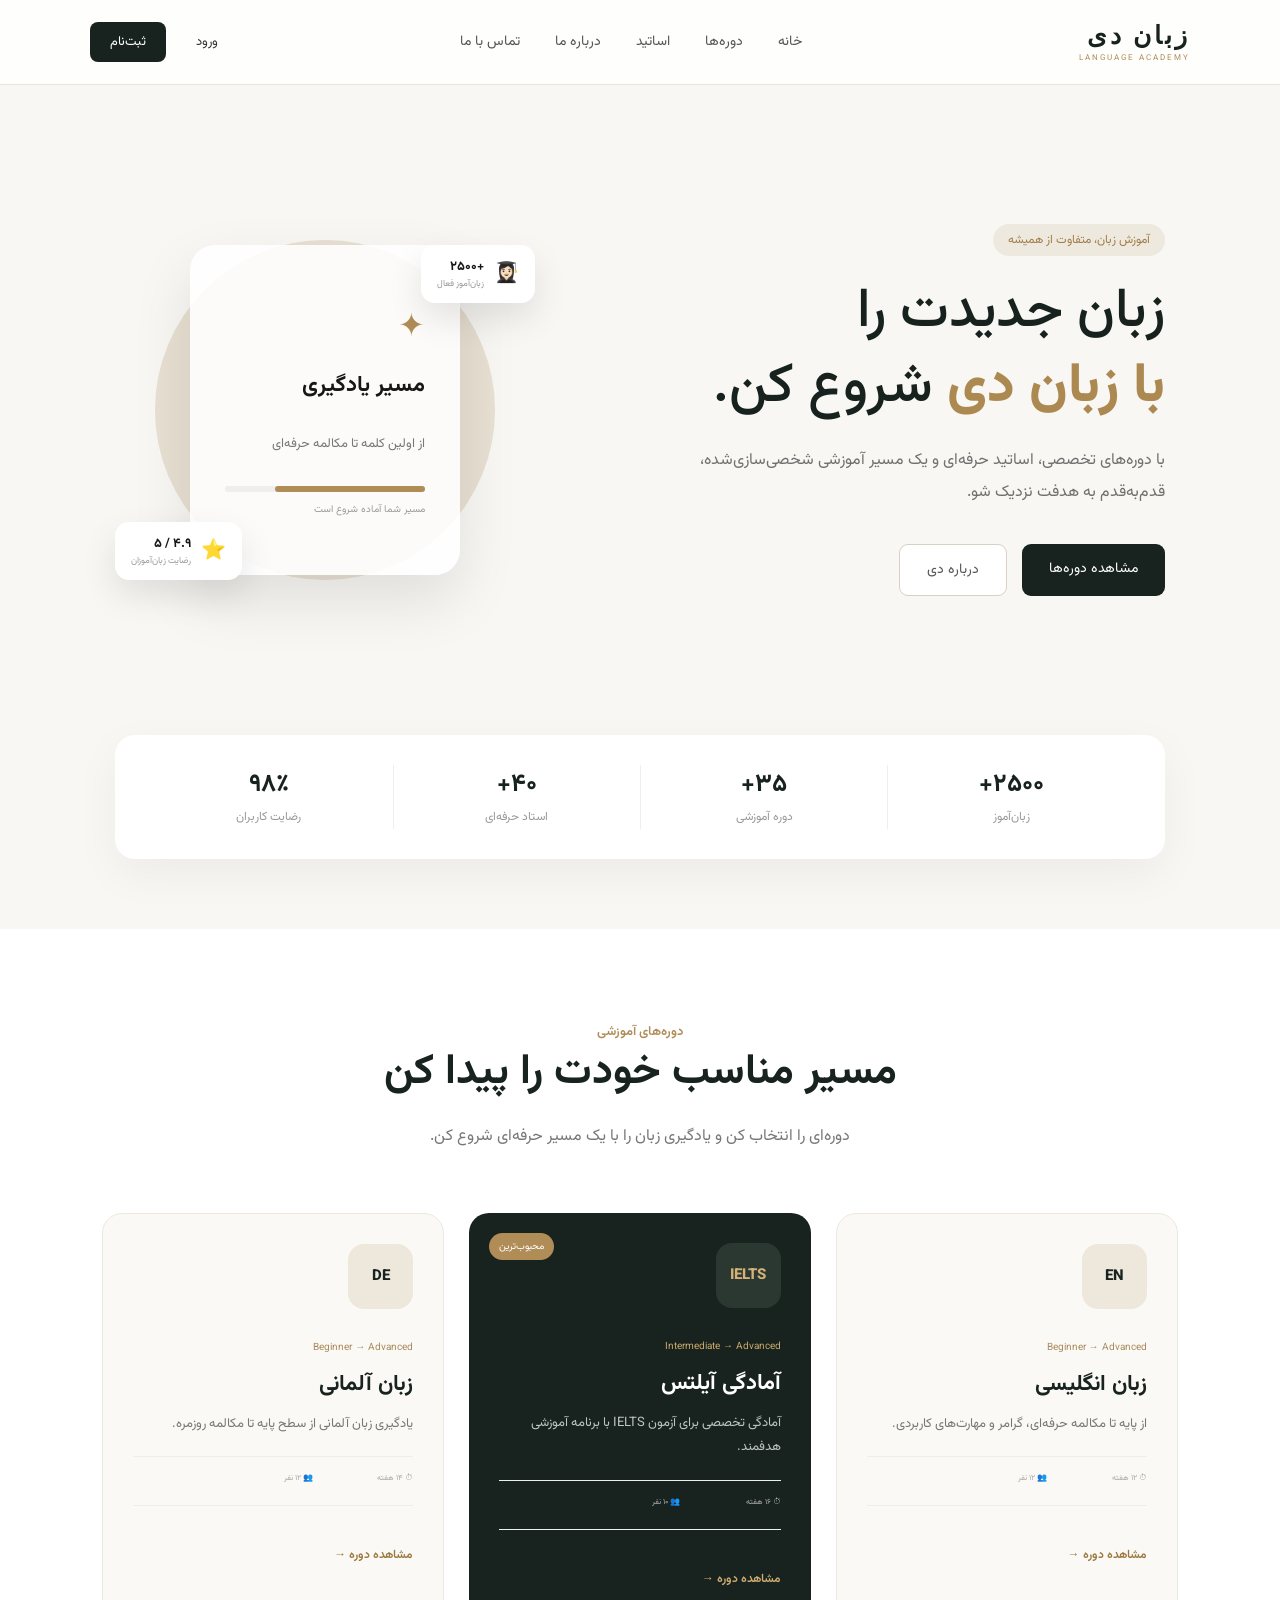
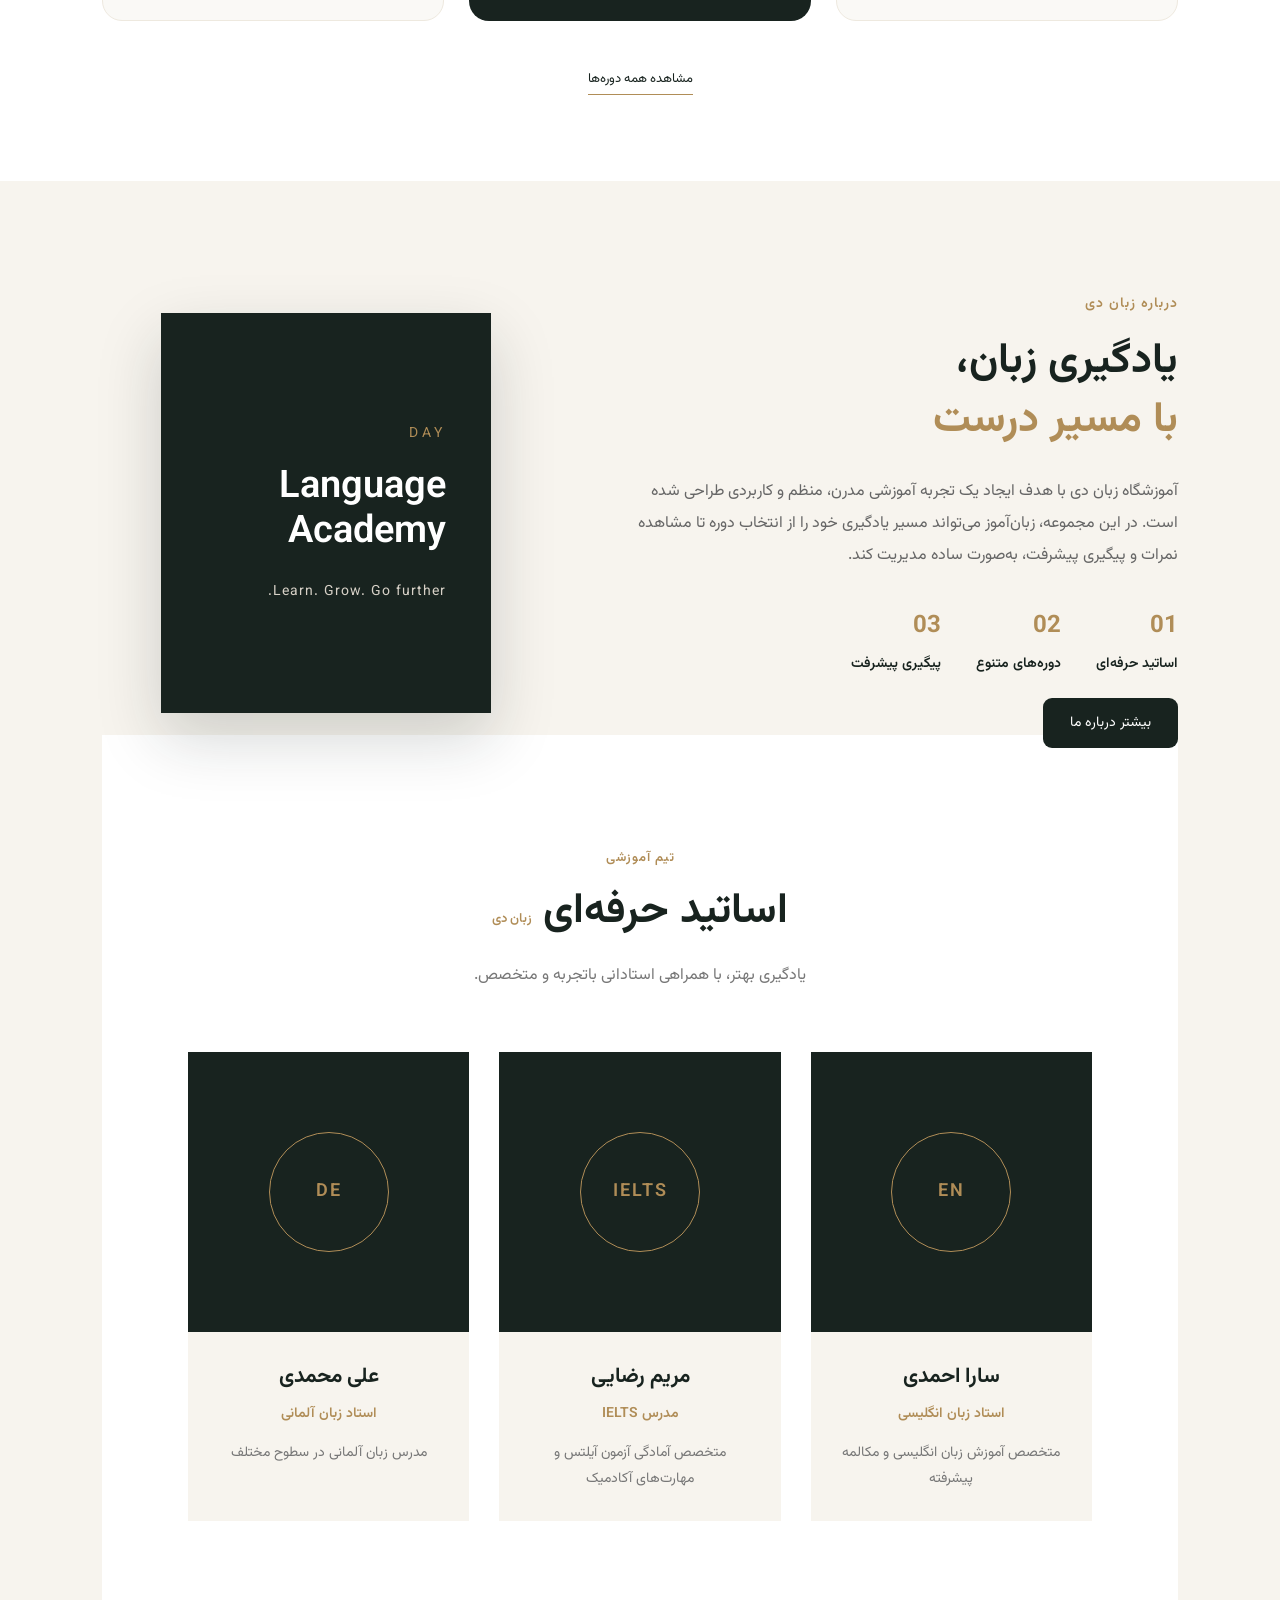
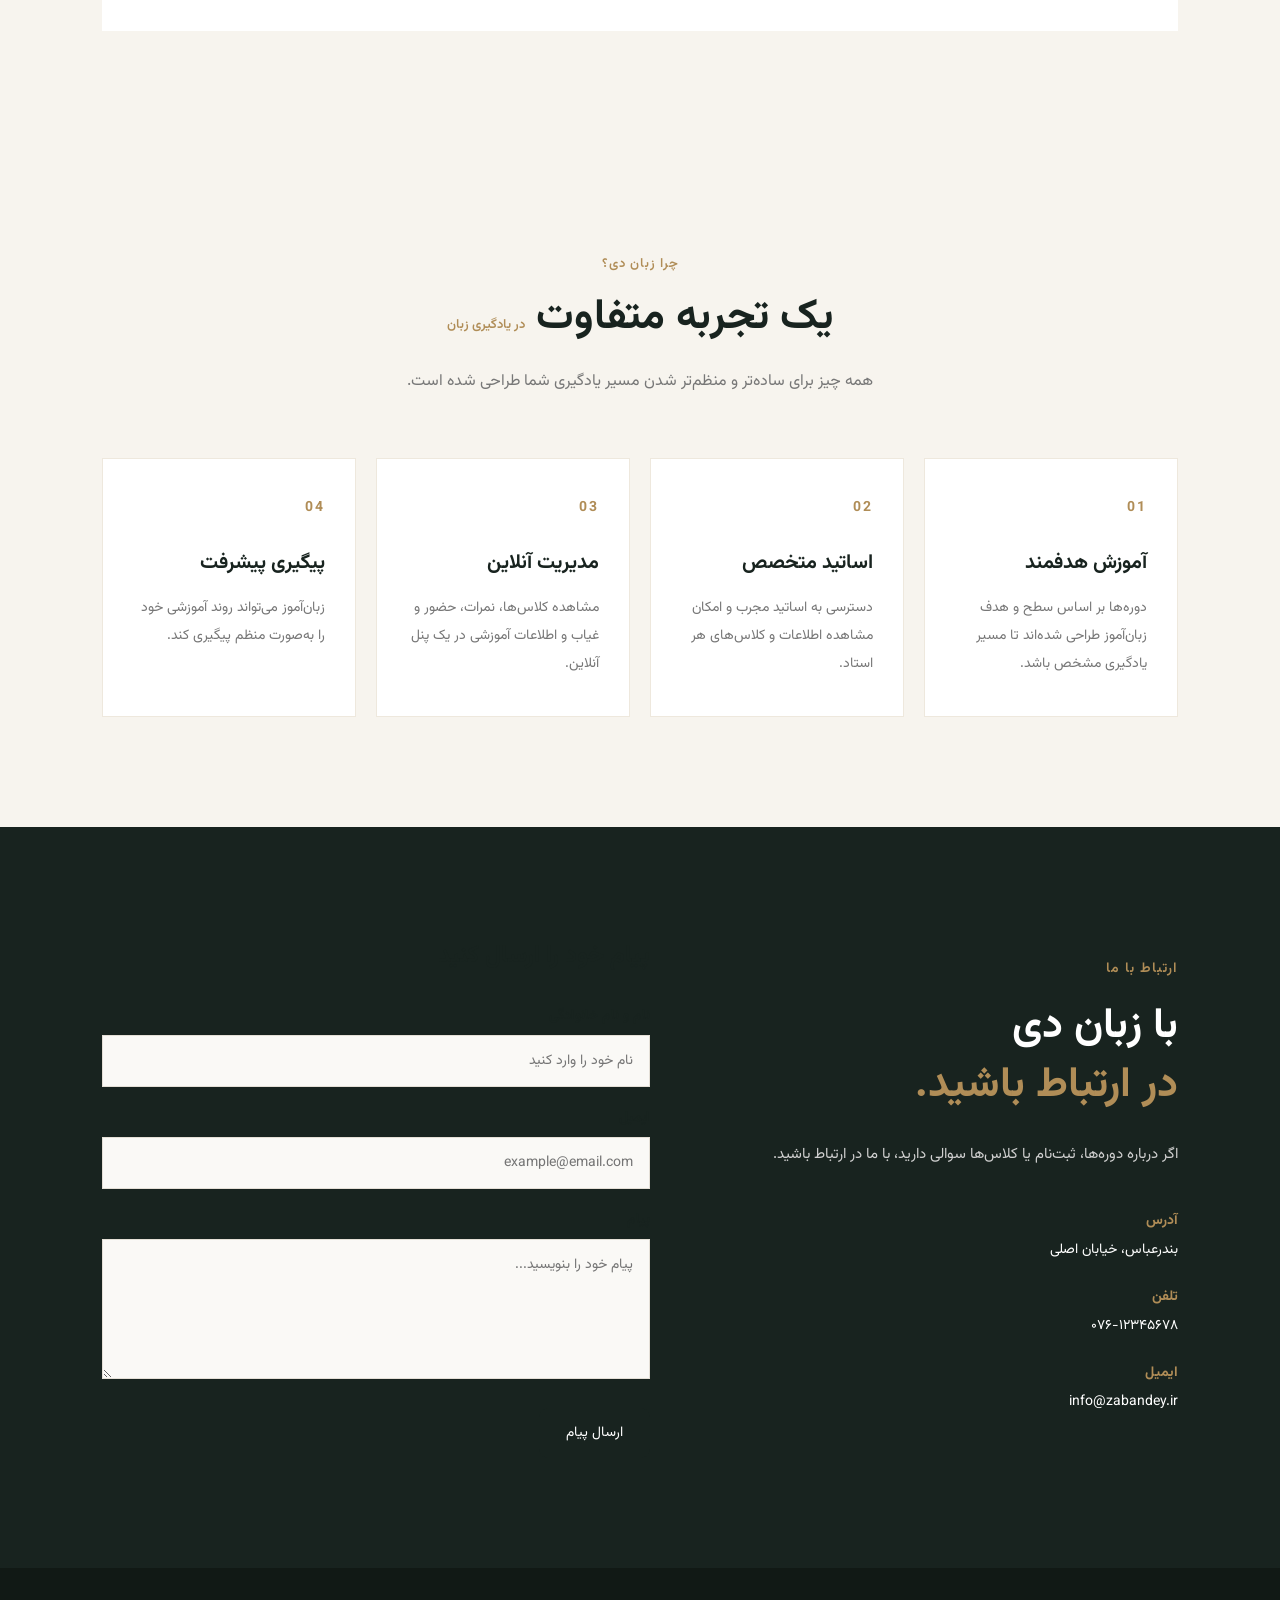
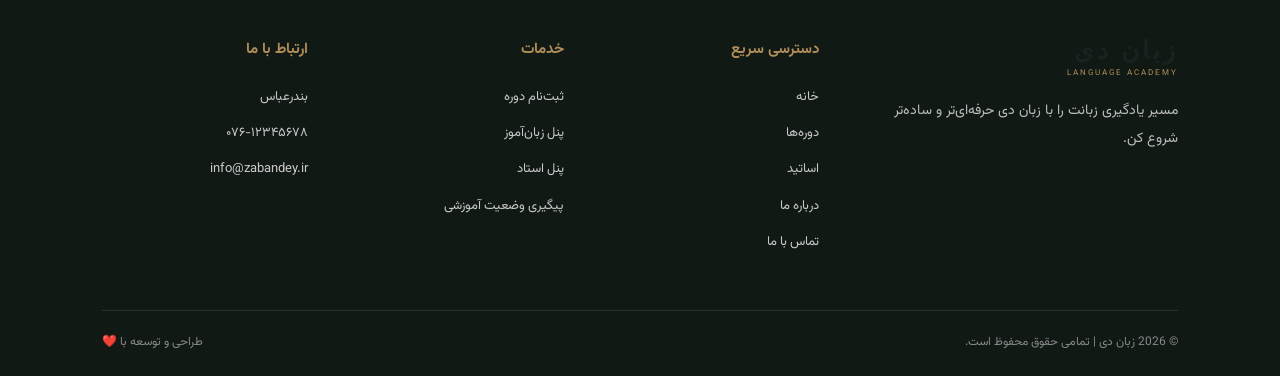
<file: index.html>
<!DOCTYPE html>
<html lang="fa" dir="rtl">

<head>
    <meta charset="UTF-8">
    <meta name="viewport" content="width=device-width, initial-scale=1.0">

    <title>زبان دی | آموزشگاه زبان</title>
    <link rel="stylesheet" href="css/style.css">
</head>

<body>

    <!-- Navigation -->
    <header class="navbar">

       <div class="logo">
    <span>زبان دی</span>
    <small>LANGUAGE ACADEMY</small>
</div>
        <nav>
            <a href="#">خانه</a>
            <a href="#">دوره‌ها</a>
            <a href="#">اساتید</a>
            <a href="#">درباره ما</a>
            <a href="#">تماس با ما</a>
        </nav>

        <div class="nav-buttons">
            <a href="login.html" class="login-btn">ورود</a>
            <a href="register.html" class="register-btn">ثبت‌نام</a>
        </div>

    </header>


    <!-- Hero -->
    <main>

        <section class="hero">

            <div class="hero-content">

                <span class="hero-label">
                    آموزش زبان، متفاوت از همیشه
                </span>

                <h1>
                    زبان جدیدت را
                    <br>
                    <strong>با زبان دی </strong>
                    شروع کن.
                </h1>

                <p>
                    با دوره‌های تخصصی، اساتید حرفه‌ای و
                    یک مسیر آموزشی شخصی‌سازی‌شده،
                    قدم‌به‌قدم به هدفت نزدیک شو.
                </p>

                <div class="hero-buttons">

                    <a href="#" class="primary-btn">
                        مشاهده دوره‌ها
                    </a>

                    <a href="#" class="secondary-btn">
                        درباره دی
                    </a>

                </div>

            </div>


            <div class="hero-card">

                <div class="circle"></div>

                <div class="floating-card card-one">
                    <span>👩🏻‍🎓</span>
                    <div>
                        <strong>+۲۵۰۰</strong>
                        <small>زبان‌آموز فعال</small>
                    </div>
                </div>

                <div class="floating-card card-two">
                    <span>⭐</span>
                    <div>
                        <strong>۴.۹ / ۵</strong>
                        <small>رضایت زبان‌آموزان</small>
                    </div>
                </div>

                <div class="main-card">
                    <span class="card-icon">✦</span>

                    <h3>
                        مسیر یادگیری
                    </h3>

                    <p>
                        از اولین کلمه تا مکالمه حرفه‌ای
                    </p>

                    <div class="progress">
                        <div></div>
                    </div>

                    <small>
                        مسیر شما آماده شروع است
                    </small>
                </div>

            </div>

        </section>


        <!-- Statistics -->

        <section class="stats">

            <div>
                <strong>۲۵۰۰+</strong>
                <span>زبان‌آموز</span>
            </div>

            <div>
                <strong>۳۵+</strong>
                <span>دوره آموزشی</span>
            </div>

            <div>
                <strong>۴۰+</strong>
                <span>استاد حرفه‌ای</span>
            </div>

            <div>
                <strong>۹۸٪</strong>
                <span>رضایت کاربران</span>
            </div>

        </section>
<!-- Popular Courses -->

<section class="courses-section">

    <div class="section-heading">

        <span>دوره‌های آموزشی</span>

        <h2>
            مسیر مناسب خودت را پیدا کن
        </h2>

        <p>
            دوره‌ای را انتخاب کن و یادگیری زبان را
            با یک مسیر حرفه‌ای شروع کن.
        </p>

    </div>


    <div class="courses-container">


        <!-- Course 1 -->

        <div class="course-card">

            <div class="course-icon">
                EN
            </div>

            <div class="course-content">

                <span class="course-level">
                    Beginner → Advanced
                </span>

                <h3>
                    زبان انگلیسی
                </h3>

                <p>
                    از پایه تا مکالمه حرفه‌ای،
                    گرامر و مهارت‌های کاربردی.
                </p>

                <div class="course-info">

                    <span>⏱ ۱۲ هفته</span>

                    <span>👥 ۱۲ نفر</span>

                </div>

                <a href="#">
                    مشاهده دوره →
                </a>

            </div>

        </div>


        <!-- Course 2 -->

        <div class="course-card featured">

            <div class="popular-badge">
                محبوب‌ترین
            </div>

            <div class="course-icon">
                IELTS
            </div>

            <div class="course-content">

                <span class="course-level">
                    Intermediate → Advanced
                </span>

                <h3>
                    آمادگی آیلتس
                </h3>

                <p>
                    آمادگی تخصصی برای آزمون IELTS
                    با برنامه آموزشی هدفمند.
                </p>

                <div class="course-info">

                    <span>⏱ ۱۶ هفته</span>

                    <span>👥 ۱۰ نفر</span>

                </div>

                <a href="#">
                    مشاهده دوره →
                </a>

            </div>

        </div>


        <!-- Course 3 -->

        <div class="course-card">

            <div class="course-icon">
                DE
            </div>

            <div class="course-content">

                <span class="course-level">
                    Beginner → Advanced
                </span>

                <h3>
                    زبان آلمانی
                </h3>

                <p>
                    یادگیری زبان آلمانی از سطح پایه
                    تا مکالمه روزمره.
                </p>

                <div class="course-info">

                    <span>⏱ ۱۴ هفته</span>

                    <span>👥 ۱۲ نفر</span>

                </div>

                <a href="#">
                    مشاهده دوره →
                </a>

            </div>

        </div>

    </div>


    <div class="all-courses">

        <a href="#">
            مشاهده همه دوره‌ها
        </a>

    </div>

</section>
    </main>
<section class="about" id="about">
    <div class="about-content">

        <div class="about-text">
            <span class="section-label">درباره زبان دی</span>

            <h2>
                یادگیری زبان،
                <span>با مسیر درست</span>
            </h2>

            <p>
                آموزشگاه زبان دی با هدف ایجاد یک تجربه آموزشی
                مدرن، منظم و کاربردی طراحی شده است.
                در این مجموعه، زبان‌آموز می‌تواند مسیر یادگیری
                خود را از انتخاب دوره تا مشاهده نمرات و پیگیری
                پیشرفت، به‌صورت ساده مدیریت کند.
            </p>

            <div class="about-features">
                <div>
                    <strong>01</strong>
                    <span>اساتید حرفه‌ای</span>
                </div>

                <div>
                    <strong>02</strong>
                    <span>دوره‌های متنوع</span>
                </div>

                <div>
                    <strong>03</strong>
                    <span>پیگیری پیشرفت</span>
                </div>
            </div>

            <a href="#" class="primary-btn">
                بیشتر درباره ما
            </a>
        </div>

        <div class="about-card">
            <div class="about-card-inner">
                <span>DAY</span>
                <h3>Language<br>Academy</h3>
                <p>Learn. Grow. Go further.</p>
            </div>
        </div>

    </div>
    <!-- TEACHERS SECTION -->

<section class="teachers" id="teachers">

    <div class="section-heading">

        <span class="section-label">
            تیم آموزشی
        </span>

        <h2>
            اساتید حرفه‌ای
            <span>زبان دی</span>
        </h2>

        <p>
            یادگیری بهتر، با همراهی استادانی باتجربه و متخصص.
        </p>

    </div>


    <div class="teachers-grid">

        <!-- Teacher 1 -->

        <div class="teacher-card">

            <div class="teacher-image">
                <div class="teacher-placeholder">
                    EN
                </div>
            </div>

            <div class="teacher-info">

                <h3>
                    سارا احمدی
                </h3>

                <span>
                    استاد زبان انگلیسی
                </span>

                <p>
                    متخصص آموزش زبان انگلیسی
                    و مکالمه پیشرفته
                </p>

            </div>

        </div>


        <!-- Teacher 2 -->

        <div class="teacher-card">

            <div class="teacher-image">
                <div class="teacher-placeholder">
                    IELTS
                </div>
            </div>

            <div class="teacher-info">

                <h3>
                    مریم رضایی
                </h3>

                <span>
                    مدرس IELTS
                </span>

                <p>
                    متخصص آمادگی آزمون آیلتس
                    و مهارت‌های آکادمیک
                </p>
                

            </div>

        </div>


        <!-- Teacher 3 -->

        <div class="teacher-card">

            <div class="teacher-image">
                <div class="teacher-placeholder">
                    DE
                </div>
            </div>

            <div class="teacher-info">

                <h3>
                    علی محمدی
                </h3>

                <span>
                    استاد زبان آلمانی
                </span>

                <p>
                    مدرس زبان آلمانی
                    در سطوح مختلف
                </p>

            </div>

        </div>

    </div>

</section>

</section>

</body>
<!-- WHY US SECTION -->

<section class="why-us">

    <div class="section-heading">

        <span class="section-label">
            چرا زبان دی؟
        </span>

        <h2>
            یک تجربه متفاوت
            <span>در یادگیری زبان</span>
        </h2>

        <p>
            همه چیز برای ساده‌تر و منظم‌تر شدن مسیر یادگیری شما طراحی شده است.
        </p>

    </div>


    <div class="features-grid">

        <div class="feature-card">

            <div class="feature-number">
                01
            </div>

            <h3>
                آموزش هدفمند
            </h3>

            <p>
                دوره‌ها بر اساس سطح و هدف زبان‌آموز
                طراحی شده‌اند تا مسیر یادگیری مشخص باشد.
            </p>

        </div>


        <div class="feature-card">

            <div class="feature-number">
                02
            </div>

            <h3>
                اساتید متخصص
            </h3>

            <p>
                دسترسی به اساتید مجرب و امکان مشاهده
                اطلاعات و کلاس‌های هر استاد.
            </p>

        </div>


        <div class="feature-card">

            <div class="feature-number">
                03
            </div>

            <h3>
                مدیریت آنلاین
            </h3>

            <p>
                مشاهده کلاس‌ها، نمرات، حضور و غیاب
                و اطلاعات آموزشی در یک پنل آنلاین.
            </p>

        </div>


        <div class="feature-card">

            <div class="feature-number">
                04
            </div>

            <h3>
                پیگیری پیشرفت
            </h3>

            <p>
                زبان‌آموز می‌تواند روند آموزشی خود را
                به‌صورت منظم پیگیری کند.
            </p>

        </div>

    </div>

</section>
<!-- CONTACT SECTION -->

<section class="contact" id="contact">

    <div class="contact-container">

        <div class="contact-info">

            <span class="section-label">
                ارتباط با ما
            </span>

            <h2>
                با زبان دی
                <span>در ارتباط باشید.</span>
            </h2>

            <p>
                اگر درباره دوره‌ها، ثبت‌نام یا کلاس‌ها
                سوالی دارید، با ما در ارتباط باشید.
            </p>

            <div class="contact-item">
                <strong>آدرس</strong>
                <span>بندرعباس، خیابان اصلی</span>
            </div>

            <div class="contact-item">
                <strong>تلفن</strong>
                <span>۰۷۶-۱۲۳۴۵۶۷۸</span>
            </div>

            <div class="contact-item">
                <strong>ایمیل</strong>
                <span>info@zabandey.ir</span>
            </div>

        </div>


        <div class="contact-form">

            <h3>
                پیام خود را ارسال کنید
            </h3>

            <form>

                <div class="form-group">
                    <label for="name">
                        نام و نام خانوادگی
                    </label>

                    <input
                        type="text"
                        id="name"
                        placeholder="نام خود را وارد کنید"
                    >
                </div>


                <div class="form-group">
                    <label for="email">
                        ایمیل
                    </label>

                    <input
                        type="email"
                        id="email"
                        placeholder="example@email.com"
                    >
                </div>


                <div class="form-group">
                    <label for="message">
                        پیام
                    </label>

                    <textarea
                        id="message"
                        rows="5"
                        placeholder="پیام خود را بنویسید..."
                    ></textarea>
                </div>


                <button type="submit" class="primary-btn">
                    ارسال پیام
                </button>

            </form>

        </div>

    </div>

</section>
<!-- FOOTER -->

<footer class="footer">

    <div class="footer-container">

        <div class="footer-brand">

            <div class="logo">
                <span>زبان دی</span>
                <small>LANGUAGE ACADEMY</small>
            </div>

            <p>
                مسیر یادگیری زبانت را با زبان دی
                حرفه‌ای‌تر و ساده‌تر شروع کن.
            </p>

        </div>


        <div class="footer-links">

            <h4>دسترسی سریع</h4>

            <a href="#home">خانه</a>
            <a href="#courses">دوره‌ها</a>
            <a href="#teachers">اساتید</a>
            <a href="#about">درباره ما</a>
            <a href="#contact">تماس با ما</a>

        </div>


        <div class="footer-links">

            <h4>خدمات</h4>

            <a href="#">ثبت‌نام دوره</a>
            <a href="#">پنل زبان‌آموز</a>
            <a href="#">پنل استاد</a>
            <a href="#">پیگیری وضعیت آموزشی</a>

        </div>


        <div class="footer-links">

            <h4>ارتباط با ما</h4>

            <span>بندرعباس</span>
            <span>۰۷۶-۱۲۳۴۵۶۷۸</span>
            <span>info@zabandey.ir</span>

        </div>

    </div>


    <div class="footer-bottom">

        <p>
            © 2026 زبان دی | تمامی حقوق محفوظ است.
        </p>

        <span>
            طراحی و توسعه با ❤️
        </span>

    </div>

</footer>
</body>
</html>
</file>
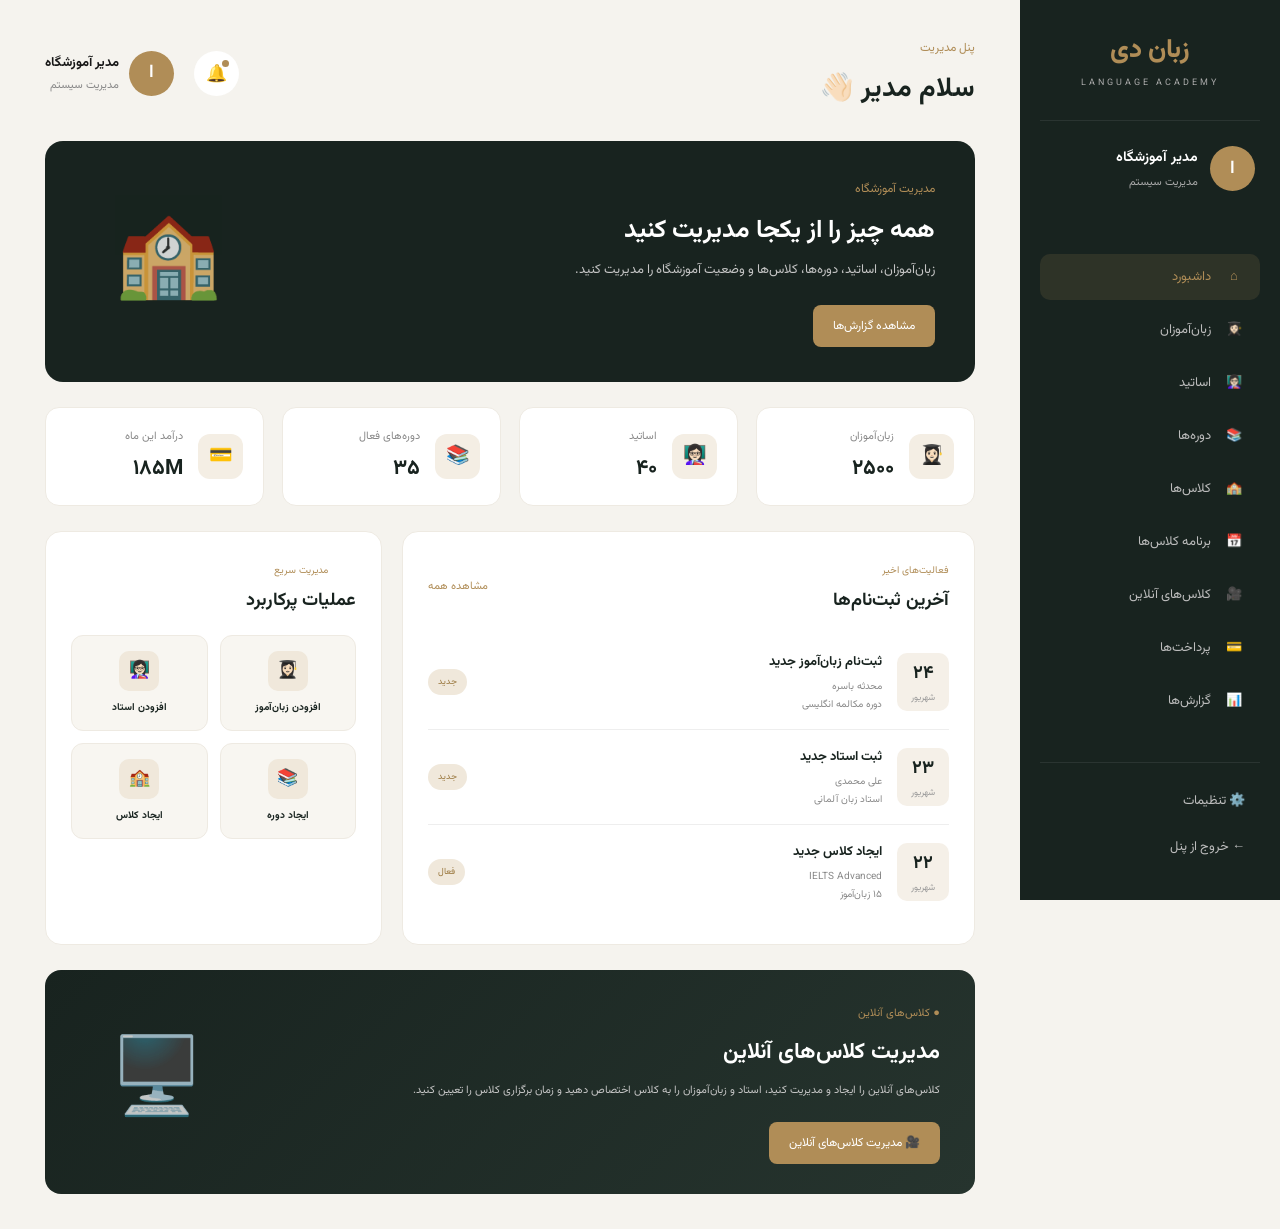
<file: admin-dashboard.html>
<!DOCTYPE html>
<html lang="fa" dir="rtl">

<head>
    <meta charset="UTF-8">
    <meta name="viewport" content="width=device-width, initial-scale=1.0">

    <title>پنل مدیریت | زبان دی</title>

    <link rel="stylesheet" href="css/style.css">
</head>

<body>

    <div class="dashboard">

        <!-- Sidebar -->
        <aside class="sidebar">

            <div class="sidebar-logo">
                <span>زبان دی</span>
                <small>LANGUAGE ACADEMY</small>
            </div>


            <div class="student-mini-profile">

                <div class="student-avatar">
                    ا
                </div>

                <div>
                    <strong>مدیر آموزشگاه</strong>
                    <small>مدیریت سیستم</small>
                </div>

            </div>


            <nav class="dashboard-menu">

                <a href="#" class="active">
                    <span>⌂</span>
                    داشبورد
                </a>

                <a href="#">
                    <span>👩🏻‍🎓</span>
                    زبان‌آموزان
                </a>

                <a href="#">
                    <span>👩🏻‍🏫</span>
                    اساتید
                </a>

                <a href="#">
                    <span>📚</span>
                    دوره‌ها
                </a>

                <a href="#">
                    <span>🏫</span>
                    کلاس‌ها
                </a>

                <a href="#">
                    <span>📅</span>
                    برنامه کلاس‌ها
                </a>

                <a href="#">
                    <span>🎥</span>
                    کلاس‌های آنلاین
                </a>

                <a href="#">
                    <span>💳</span>
                    پرداخت‌ها
                </a>

                <a href="#">
                    <span>📊</span>
                    گزارش‌ها
                </a>

            </nav>


            <div class="sidebar-bottom">

                <a href="#">
                    ⚙️ تنظیمات
                </a>

                <a href="index.html">
                    ← خروج از پنل
                </a>

            </div>

        </aside>


        <!-- Main Content -->
        <main class="dashboard-main">


            <!-- Topbar -->
            <header class="dashboard-topbar">

                <div>

                    <span class="dashboard-label">
                        پنل مدیریت
                    </span>

                    <h1>
                        سلام مدیر 👋🏻
                    </h1>

                </div>


                <div class="topbar-actions">

                    <button class="notification-btn">
                        🔔
                        <span></span>
                    </button>


                    <div class="topbar-profile">

                        <div class="topbar-avatar">
                            ا
                        </div>

                        <div>
                            <strong>مدیر آموزشگاه</strong>
                            <small>مدیریت سیستم</small>
                        </div>

                    </div>

                </div>

            </header>


            <!-- Welcome -->
            <section class="dashboard-welcome">

                <div>

                    <span>
                        مدیریت آموزشگاه
                    </span>

                    <h2>
                        همه چیز را از یکجا مدیریت کنید
                    </h2>

                    <p>
                        زبان‌آموزان، اساتید، دوره‌ها، کلاس‌ها و وضعیت آموزشگاه را مدیریت کنید.
                    </p>

                    <a href="#" class="dashboard-primary-btn">
                        مشاهده گزارش‌ها
                    </a>

                </div>


                <div class="welcome-icon">
                    🏫
                </div>

            </section>


            <!-- Stats -->
            <section class="dashboard-stats">


                <div class="dashboard-stat-card">

                    <div class="stat-icon">
                        👩🏻‍🎓
                    </div>

                    <div>
                        <span>زبان‌آموزان</span>
                        <strong>۲۵۰۰</strong>
                    </div>

                </div>


                <div class="dashboard-stat-card">

                    <div class="stat-icon">
                        👩🏻‍🏫
                    </div>

                    <div>
                        <span>اساتید</span>
                        <strong>۴۰</strong>
                    </div>

                </div>


                <div class="dashboard-stat-card">

                    <div class="stat-icon">
                        📚
                    </div>

                    <div>
                        <span>دوره‌های فعال</span>
                        <strong>۳۵</strong>
                    </div>

                </div>


                <div class="dashboard-stat-card">

                    <div class="stat-icon">
                        💳
                    </div>

                    <div>
                        <span>درآمد این ماه</span>
                        <strong>۱۸۵M</strong>
                    </div>

                </div>

            </section>


            <!-- Main Grid -->
            <section class="dashboard-grid">


                <!-- Recent Activity -->
                <div class="dashboard-card classes-card">

                    <div class="card-header">

                        <div>

                            <span>
                                فعالیت‌های اخیر
                            </span>

                            <h3>
                                آخرین ثبت‌نام‌ها
                            </h3>

                        </div>

                        <a href="#">
                            مشاهده همه
                        </a>

                    </div>


                    <div class="class-item">

                        <div class="class-date">
                            <strong>۲۴</strong>
                            <span>شهریور</span>
                        </div>


                        <div class="class-info">

                            <strong>
                                ثبت‌نام زبان‌آموز جدید
                            </strong>

                            <span>
                                محدثه باسره
                            </span>

                            <small>
                                دوره مکالمه انگلیسی
                            </small>

                        </div>

                        <span class="admin-status">
                            جدید
                        </span>

                    </div>


                    <div class="class-item">

                        <div class="class-date">
                            <strong>۲۳</strong>
                            <span>شهریور</span>
                        </div>


                        <div class="class-info">

                            <strong>
                                ثبت استاد جدید
                            </strong>

                            <span>
                                علی محمدی
                            </span>

                            <small>
                                استاد زبان آلمانی
                            </small>

                        </div>

                        <span class="admin-status">
                            جدید
                        </span>

                    </div>


                    <div class="class-item">

                        <div class="class-date">
                            <strong>۲۲</strong>
                            <span>شهریور</span>
                        </div>


                        <div class="class-info">

                            <strong>
                                ایجاد کلاس جدید
                            </strong>

                            <span>
                                IELTS Advanced
                            </span>

                            <small>
                                ۱۵ زبان‌آموز
                            </small>

                        </div>

                        <span class="admin-status">
                            فعال
                        </span>

                    </div>

                </div>


                <!-- Quick Actions -->
                <div class="dashboard-card progress-card">

                    <div class="card-header">

                        <div>

                            <span>
                                مدیریت سریع
                            </span>

                            <h3>
                                عملیات پرکاربرد
                            </h3>

                        </div>

                    </div>


                    <div class="admin-actions">

                        <a href="#">
                            <span>👩🏻‍🎓</span>
                            <strong>افزودن زبان‌آموز</strong>
                        </a>


                        <a href="#">
                            <span>👩🏻‍🏫</span>
                            <strong>افزودن استاد</strong>
                        </a>


                        <a href="#">
                            <span>📚</span>
                            <strong>ایجاد دوره</strong>
                        </a>


                        <a href="#">
                            <span>🏫</span>
                            <strong>ایجاد کلاس</strong>
                        </a>

                    </div>

                </div>

            </section>


            <!-- Online Classes -->
            <section class="online-class-card">

                <div class="online-class-content">

                    <span class="online-label">
                        ● کلاس‌های آنلاین
                    </span>

                    <h2>
                        مدیریت کلاس‌های آنلاین
                    </h2>

                    <p>
                        کلاس‌های آنلاین را ایجاد و مدیریت کنید، استاد و زبان‌آموزان را
                        به کلاس اختصاص دهید و زمان برگزاری کلاس را تعیین کنید.
                    </p>

                    <a href="#" class="online-class-btn">
                        🎥 مدیریت کلاس‌های آنلاین
                    </a>

                </div>


                <div class="online-visual">
                    🖥️
                </div>

            </section>


        </main>

    </div>

</body>

</html>
</file>
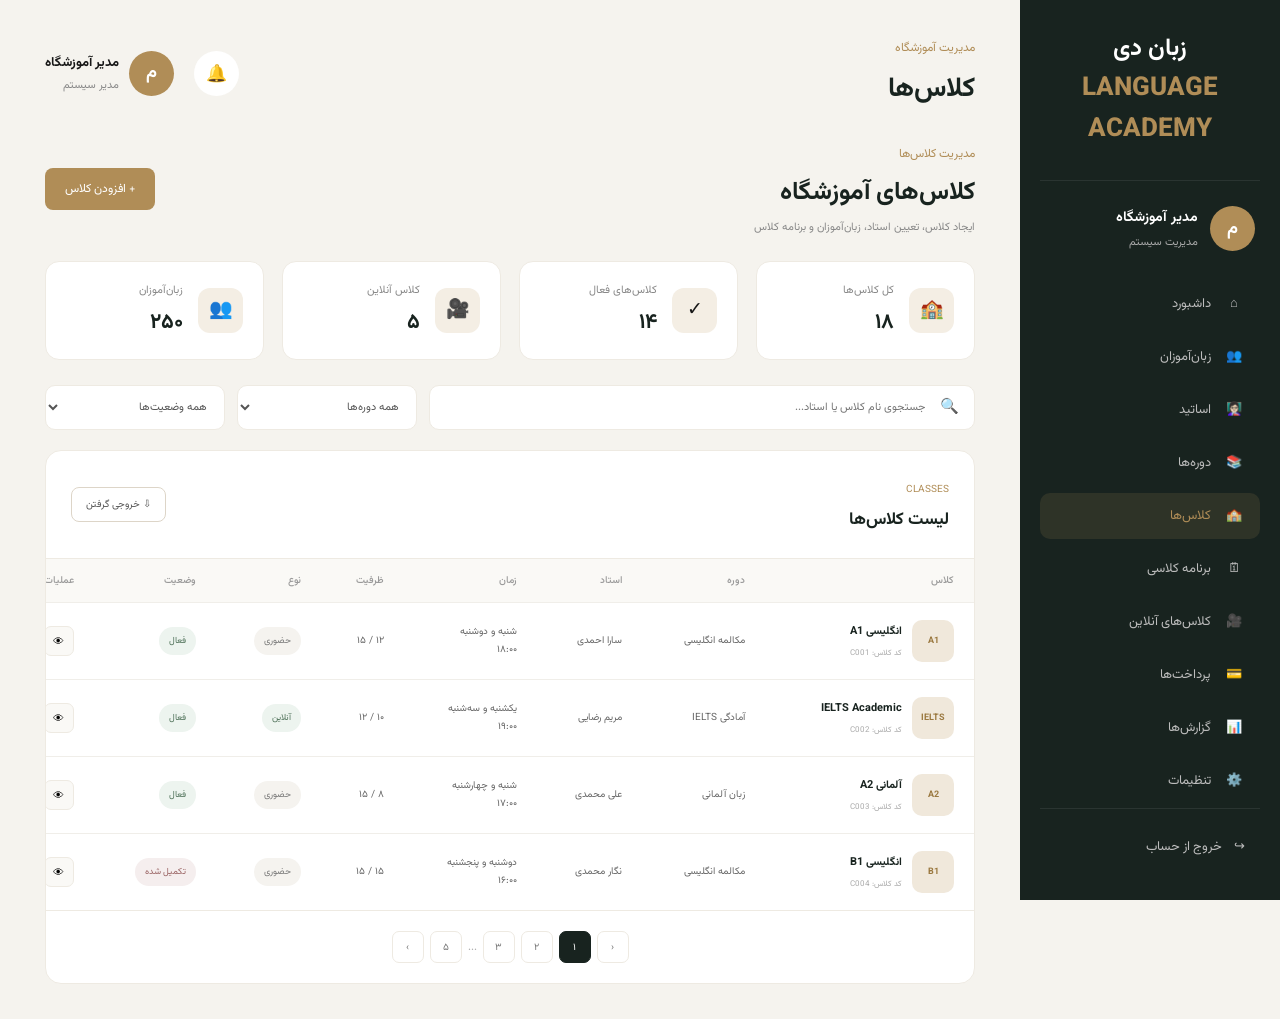
<file: classes.html>
<!DOCTYPE html>
<html lang="fa" dir="rtl">

<head>
    <meta charset="UTF-8">
    <meta name="viewport" content="width=device-width, initial-scale=1.0">

    <link rel="stylesheet" href="css/style.css">

    <title>کلاس‌ها | زبان دی</title>
</head>

<body>

<div class="dashboard">

    <!-- SIDEBAR -->
    <aside class="sidebar">

        <div class="sidebar-logo">
            <h2>زبان دی</h2>
            <span>LANGUAGE ACADEMY</span>
        </div>

        <div class="student-mini-profile">
            <div class="student-avatar">م</div>

            <div>
                <strong>مدیر آموزشگاه</strong>
                <small>مدیریت سیستم</small>
            </div>
        </div>

        <nav class="dashboard-menu">

            <a href="admin-dashboard.html">
                <span>⌂</span>
                داشبورد
            </a>

            <a href="students.html">
                <span>👥</span>
                زبان‌آموزان
            </a>

            <a href="teachers.html">
                <span>👩🏻‍🏫</span>
                اساتید
            </a>

            <a href="courses.html">
                <span>📚</span>
                دوره‌ها
            </a>

            <a href="classes.html" class="active">
                <span>🏫</span>
                کلاس‌ها
            </a>

            <a href="#">
                <span>🗓</span>
                برنامه کلاسی
            </a>

            <a href="#">
                <span>🎥</span>
                کلاس‌های آنلاین
            </a>

            <a href="#">
                <span>💳</span>
                پرداخت‌ها
            </a>

            <a href="#">
                <span>📊</span>
                گزارش‌ها
            </a>

            <a href="#">
                <span>⚙️</span>
                تنظیمات
            </a>

        </nav>

        <div class="sidebar-bottom">
            <a href="login.html">
                <span>↪</span>
                خروج از حساب
            </a>
        </div>

    </aside>


    <!-- MAIN -->
    <main class="dashboard-main">

        <!-- TOPBAR -->
        <header class="dashboard-topbar">

            <div>
                <span class="dashboard-label">مدیریت آموزشگاه</span>
                <h1>کلاس‌ها</h1>
            </div>

            <div class="topbar-actions">

                <button class="notification-btn">
                    🔔
                </button>

                <div class="topbar-profile">

                    <div class="topbar-avatar">
                        م
                    </div>

                    <div>
                        <strong>مدیر آموزشگاه</strong>
                        <small>مدیر سیستم</small>
                    </div>

                </div>

            </div>

        </header>


        <!-- PAGE HEADER -->
        <div class="page-header">

            <div>
                <span class="dashboard-label">مدیریت کلاس‌ها</span>

                <h2>کلاس‌های آموزشگاه</h2>

                <p>
                    ایجاد کلاس، تعیین استاد، زبان‌آموزان و برنامه کلاس
                </p>
            </div>

            <a href="#" class="dashboard-primary-btn">
                + افزودن کلاس
            </a>

        </div>


        <!-- STATS -->
        <div class="dashboard-stats">

            <div class="dashboard-stat-card">

                <div class="stat-icon">
                    🏫
                </div>

                <div>
                    <span>کل کلاس‌ها</span>
                    <strong>۱۸</strong>
                </div>

            </div>


            <div class="dashboard-stat-card">

                <div class="stat-icon">
                    ✓
                </div>

                <div>
                    <span>کلاس‌های فعال</span>
                    <strong>۱۴</strong>
                </div>

            </div>


            <div class="dashboard-stat-card">

                <div class="stat-icon">
                    🎥
                </div>

                <div>
                    <span>کلاس آنلاین</span>
                    <strong>۵</strong>
                </div>

            </div>


            <div class="dashboard-stat-card">

                <div class="stat-icon">
                    👥
                </div>

                <div>
                    <span>زبان‌آموزان</span>
                    <strong>۲۵۰</strong>
                </div>

            </div>

        </div>


        <!-- TOOLS -->
        <div class="classes-tools">

            <div class="search-box">

                <span>🔍</span>

                <input
                    type="text"
                    placeholder="جستجوی نام کلاس یا استاد..."
                >

            </div>


            <select>

                <option>همه دوره‌ها</option>

                <option>مکالمه انگلیسی</option>

                <option>آمادگی IELTS</option>

                <option>زبان آلمانی</option>

            </select>


            <select>

                <option>همه وضعیت‌ها</option>

                <option>فعال</option>

                <option>تکمیل شده</option>

                <option>لغو شده</option>

            </select>

        </div>


        <!-- CLASSES TABLE -->
        <div class="classes-table-card">

            <div class="table-header">

                <div>
                    <span>CLASSES</span>
                    <h3>لیست کلاس‌ها</h3>
                </div>

                <button class="export-btn">
                    ⇩ خروجی گرفتن
                </button>

            </div>


            <div class="table-wrapper">

                <table>

                    <thead>

                        <tr>
                            <th>کلاس</th>
                            <th>دوره</th>
                            <th>استاد</th>
                            <th>زمان</th>
                            <th>ظرفیت</th>
                            <th>نوع</th>
                            <th>وضعیت</th>
                            <th>عملیات</th>
                        </tr>

                    </thead>


                    <tbody>


                        <!-- CLASS 1 -->

                        <tr>

                            <td>

                                <div class="table-user">

                                    <div class="table-avatar">
                                        A1
                                    </div>

                                    <div>
                                        <strong>انگلیسی A1</strong>
                                        <small>کد کلاس: C001</small>
                                    </div>

                                </div>

                            </td>

                            <td>
                                مکالمه انگلیسی
                            </td>

                            <td>
                                سارا احمدی
                            </td>

                            <td>
                                شنبه و دوشنبه<br>
                                ۱۸:۰۰
                            </td>

                            <td>
                                ۱۲ / ۱۵
                            </td>

                            <td>
                                <span class="class-type">
                                    حضوری
                                </span>
                            </td>

                            <td>
                                <span class="status active">
                                    فعال
                                </span>
                            </td>

                            <td>

                                <div class="table-actions">

                                    <button title="مشاهده">
                                        👁
                                    </button>

                                    <button title="ویرایش">
                                        ✏️
                                    </button>

                                    <button title="حذف">
                                        🗑
                                    </button>

                                </div>

                            </td>

                        </tr>


                        <!-- CLASS 2 -->

                        <tr>

                            <td>

                                <div class="table-user">

                                    <div class="table-avatar">
                                        IELTS
                                    </div>

                                    <div>
                                        <strong>IELTS Academic</strong>
                                        <small>کد کلاس: C002</small>
                                    </div>

                                </div>

                            </td>

                            <td>
                                آمادگی IELTS
                            </td>

                            <td>
                                مریم رضایی
                            </td>

                            <td>
                                یکشنبه و سه‌شنبه<br>
                                ۱۹:۰۰
                            </td>

                            <td>
                                ۱۰ / ۱۲
                            </td>

                            <td>
                                <span class="class-type online">
                                    آنلاین
                                </span>
                            </td>

                            <td>
                                <span class="status active">
                                    فعال
                                </span>
                            </td>

                            <td>

                                <div class="table-actions">

                                    <button title="مشاهده">
                                        👁
                                    </button>

                                    <button title="ویرایش">
                                        ✏️
                                    </button>

                                    <button title="حذف">
                                        🗑
                                    </button>

                                </div>

                            </td>

                        </tr>


                        <!-- CLASS 3 -->

                        <tr>

                            <td>

                                <div class="table-user">

                                    <div class="table-avatar">
                                        A2
                                    </div>

                                    <div>
                                        <strong>آلمانی A2</strong>
                                        <small>کد کلاس: C003</small>
                                    </div>

                                </div>

                            </td>

                            <td>
                                زبان آلمانی
                            </td>

                            <td>
                                علی محمدی
                            </td>

                            <td>
                                شنبه و چهارشنبه<br>
                                ۱۷:۰۰
                            </td>

                            <td>
                                ۸ / ۱۵
                            </td>

                            <td>
                                <span class="class-type">
                                    حضوری
                                </span>
                            </td>

                            <td>
                                <span class="status active">
                                    فعال
                                </span>
                            </td>

                            <td>

                                <div class="table-actions">

                                    <button title="مشاهده">
                                        👁
                                    </button>

                                    <button title="ویرایش">
                                        ✏️
                                    </button>

                                    <button title="حذف">
                                        🗑
                                    </button>

                                </div>

                            </td>

                        </tr>


                        <!-- CLASS 4 -->

                        <tr>

                            <td>

                                <div class="table-user">

                                    <div class="table-avatar">
                                        B1
                                    </div>

                                    <div>
                                        <strong>انگلیسی B1</strong>
                                        <small>کد کلاس: C004</small>
                                    </div>

                                </div>

                            </td>

                            <td>
                                مکالمه انگلیسی
                            </td>

                            <td>
                                نگار محمدی
                            </td>

                            <td>
                                دوشنبه و پنجشنبه<br>
                                ۱۶:۰۰
                            </td>

                            <td>
                                ۱۵ / ۱۵
                            </td>

                            <td>
                                <span class="class-type">
                                    حضوری
                                </span>
                            </td>

                            <td>
                                <span class="status inactive">
                                    تکمیل شده
                                </span>
                            </td>

                            <td>

                                <div class="table-actions">

                                    <button title="مشاهده">
                                        👁
                                    </button>

                                    <button title="ویرایش">
                                        ✏️
                                    </button>

                                    <button title="حذف">
                                        🗑
                                    </button>

                                </div>

                            </td>

                        </tr>


                    </tbody>

                </table>

            </div>


            <!-- PAGINATION -->

            <div class="pagination">

                <button>‹</button>

                <button class="current">
                    ۱
                </button>

                <button>
                    ۲
                </button>

                <button>
                    ۳
                </button>

                <span>...</span>

                <button>
                    ۵
                </button>

                <button>›</button>

            </div>

        </div>

    </main>

</div>

</body>
</html>
</file>
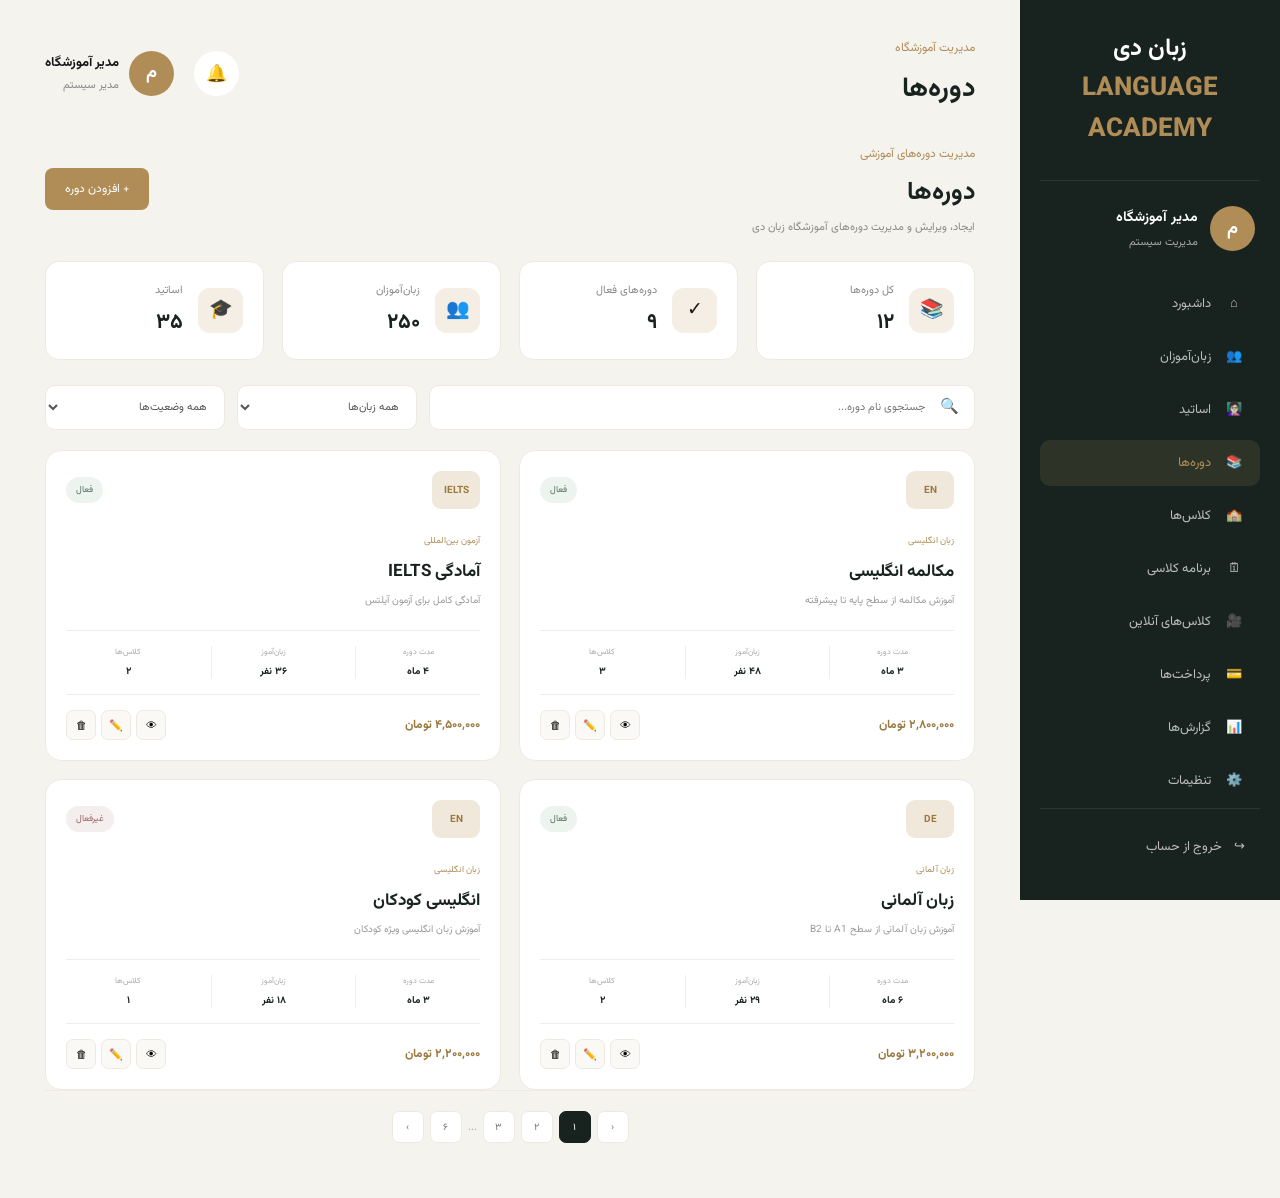
<file: courses.html>
<!DOCTYPE html>
<html lang="fa" dir="rtl">

<head>
    <meta charset="UTF-8">
    <meta name="viewport" content="width=device-width, initial-scale=1.0">

    <link rel="stylesheet" href="css/style.css">

    <title>دوره‌ها | زبان دی</title>
</head>

<body>

<div class="dashboard">

    <!-- SIDEBAR -->
    <aside class="sidebar">

        <div class="sidebar-logo">
            <h2>زبان دی</h2>
            <span>LANGUAGE ACADEMY</span>
        </div>

        <div class="student-mini-profile">
            <div class="student-avatar">م</div>

            <div>
                <strong>مدیر آموزشگاه</strong>
                <small>مدیریت سیستم</small>
            </div>
        </div>

        <nav class="dashboard-menu">

            <a href="admin-dashboard.html">
                <span>⌂</span>
                داشبورد
            </a>

            <a href="students.html">
                <span>👥</span>
                زبان‌آموزان
            </a>

            <a href="teachers.html">
                <span>👩🏻‍🏫</span>
                اساتید
            </a>

            <a href="courses.html" class="active">
                <span>📚</span>
                دوره‌ها
            </a>

            <a href="#">
                <span>🏫</span>
                کلاس‌ها
            </a>

            <a href="#">
                <span>🗓</span>
                برنامه کلاسی
            </a>

            <a href="#">
                <span>🎥</span>
                کلاس‌های آنلاین
            </a>

            <a href="#">
                <span>💳</span>
                پرداخت‌ها
            </a>

            <a href="#">
                <span>📊</span>
                گزارش‌ها
            </a>

            <a href="#">
                <span>⚙️</span>
                تنظیمات
            </a>

        </nav>

        <div class="sidebar-bottom">
            <a href="login.html">
                <span>↪</span>
                خروج از حساب
            </a>
        </div>

    </aside>


    <!-- MAIN -->
    <main class="dashboard-main">

        <!-- TOPBAR -->
        <header class="dashboard-topbar">

            <div>
                <span class="dashboard-label">مدیریت آموزشگاه</span>
                <h1>دوره‌ها</h1>
            </div>

            <div class="topbar-actions">

                <button class="notification-btn">
                    🔔
                </button>

                <div class="topbar-profile">

                    <div class="topbar-avatar">
                        م
                    </div>

                    <div>
                        <strong>مدیر آموزشگاه</strong>
                        <small>مدیر سیستم</small>
                    </div>

                </div>

            </div>

        </header>


        <!-- PAGE HEADER -->
        <div class="page-header">

            <div>
                <span class="dashboard-label">مدیریت دوره‌های آموزشی</span>

                <h2>دوره‌ها</h2>

                <p>
                    ایجاد، ویرایش و مدیریت دوره‌های آموزشگاه زبان دی
                </p>
            </div>

            <a href="#" class="dashboard-primary-btn">
                + افزودن دوره
            </a>

        </div>


        <!-- COURSE STATS -->
        <div class="dashboard-stats">

            <div class="dashboard-stat-card">

                <div class="stat-icon">
                    📚
                </div>

                <div>
                    <span>کل دوره‌ها</span>
                    <strong>۱۲</strong>
                </div>

            </div>


            <div class="dashboard-stat-card">

                <div class="stat-icon">
                    ✓
                </div>

                <div>
                    <span>دوره‌های فعال</span>
                    <strong>۹</strong>
                </div>

            </div>


            <div class="dashboard-stat-card">

                <div class="stat-icon">
                    👥
                </div>

                <div>
                    <span>زبان‌آموزان</span>
                    <strong>۲۵۰</strong>
                </div>

            </div>


            <div class="dashboard-stat-card">

                <div class="stat-icon">
                    🎓
                </div>

                <div>
                    <span>اساتید</span>
                    <strong>۳۵</strong>
                </div>

            </div>

        </div>


        <!-- FILTERS -->
        <div class="courses-tools">

            <div class="search-box">

                <span>🔍</span>

                <input
                    type="text"
                    placeholder="جستجوی نام دوره..."
                >

            </div>


            <select>

                <option>همه زبان‌ها</option>

                <option>انگلیسی</option>

                <option>آلمانی</option>

                <option>فرانسوی</option>

            </select>


            <select>

                <option>همه وضعیت‌ها</option>

                <option>فعال</option>

                <option>غیرفعال</option>

            </select>

        </div>


        <!-- COURSES -->
        <div class="courses-grid">


            <!-- COURSE 1 -->
            <div class="course-management-card">

                <div class="course-card-top">

                    <div class="course-language">
                        EN
                    </div>

                    <span class="status active">
                        فعال
                    </span>

                </div>


                <div class="course-card-content">

                    <span class="course-category">
                        زبان انگلیسی
                    </span>

                    <h3>
                        مکالمه انگلیسی
                    </h3>

                    <p>
                        آموزش مکالمه از سطح پایه تا پیشرفته
                    </p>

                </div>


                <div class="course-info">

                    <div>
                        <span>مدت دوره</span>
                        <strong>۳ ماه</strong>
                    </div>

                    <div>
                        <span>زبان‌آموز</span>
                        <strong>۴۸ نفر</strong>
                    </div>

                    <div>
                        <span>کلاس‌ها</span>
                        <strong>۳</strong>
                    </div>

                </div>


                <div class="course-card-bottom">

                    <strong>
                        ۲,۸۰۰,۰۰۰ تومان
                    </strong>

                    <div class="table-actions">

                        <button title="مشاهده">
                            👁
                        </button>

                        <button title="ویرایش">
                            ✏️
                        </button>

                        <button title="حذف">
                            🗑
                        </button>

                    </div>

                </div>

            </div>


            <!-- COURSE 2 -->
            <div class="course-management-card">

                <div class="course-card-top">

                    <div class="course-language">
                        IELTS
                    </div>

                    <span class="status active">
                        فعال
                    </span>

                </div>


                <div class="course-card-content">

                    <span class="course-category">
                        آزمون بین‌المللی
                    </span>

                    <h3>
                        آمادگی IELTS
                    </h3>

                    <p>
                        آمادگی کامل برای آزمون آیلتس
                    </p>

                </div>


                <div class="course-info">

                    <div>
                        <span>مدت دوره</span>
                        <strong>۴ ماه</strong>
                    </div>

                    <div>
                        <span>زبان‌آموز</span>
                        <strong>۳۶ نفر</strong>
                    </div>

                    <div>                        <span>کلاس‌ها</span>
                        <strong>۲</strong>
                    </div>

                </div>


                <div class="course-card-bottom">

                    <strong>
                        ۴,۵۰۰,۰۰۰ تومان
                    </strong>

                    <div class="table-actions">

                        <button title="مشاهده">
                            👁
                        </button>

                        <button title="ویرایش">
                            ✏️
                        </button>

                        <button title="حذف">
                            🗑
                        </button>

                    </div>

                </div>

            </div>


            <!-- COURSE 3 -->
            <div class="course-management-card">

                <div class="course-card-top">

                    <div class="course-language">
                        DE
                    </div>

                    <span class="status active">
                        فعال
                    </span>

                </div>


                <div class="course-card-content">

                    <span class="course-category">
                        زبان آلمانی
                    </span>

                    <h3>
                        زبان آلمانی
                    </h3>

                    <p>
                        آموزش زبان آلمانی از سطح A1 تا B2
                    </p>

                </div>


                <div class="course-info">

                    <div>
                        <span>مدت دوره</span>
                        <strong>۶ ماه</strong>
                    </div>

                    <div>
                        <span>زبان‌آموز</span>
                        <strong>۲۹ نفر</strong>
                    </div>

                    <div>
                        <span>کلاس‌ها</span>
                        <strong>۲</strong>
                    </div>

                </div>


                <div class="course-card-bottom">

                    <strong>
                        ۳,۲۰۰,۰۰۰ تومان
                    </strong>

                    <div class="table-actions">

                        <button title="مشاهده">
                            👁
                        </button>

                        <button title="ویرایش">
                            ✏️
                        </button>

                        <button title="حذف">
                            🗑
                        </button>

                    </div>

                </div>

            </div>


            <!-- COURSE 4 -->
            <div class="course-management-card">

                <div class="course-card-top">

                    <div class="course-language">
                        EN
                    </div>

                    <span class="status inactive">
                        غیرفعال
                    </span>

                </div>


                <div class="course-card-content">

                    <span class="course-category">
                        زبان انگلیسی
                    </span>

                    <h3>
                        انگلیسی کودکان
                    </h3>

                    <p>
                        آموزش زبان انگلیسی ویژه کودکان
                    </p>

                </div>


                <div class="course-info">

                    <div>
                        <span>مدت دوره</span>
                        <strong>۳ ماه</strong>
                    </div>

                    <div>
                        <span>زبان‌آموز</span>
                        <strong>۱۸ نفر</strong>
                    </div>

                    <div>
                        <span>کلاس‌ها</span>
                        <strong>۱</strong>
                    </div>

                </div>


                <div class="course-card-bottom">

                    <strong>
                        ۲,۲۰۰,۰۰۰ تومان
                    </strong>

                    <div class="table-actions">

                        <button title="مشاهده">
                            👁
                        </button>

                        <button title="ویرایش">
                            ✏️
                        </button>

                        <button title="حذف">
                            🗑
                        </button>

                    </div>

                </div>

            </div>


        </div>


        <!-- PAGINATION -->
        <div class="pagination">

            <button>‹</button>

            <button class="current">
                ۱
            </button>

            <button>
                ۲
            </button>

            <button>
                ۳
            </button>

            <span>...</span>

            <button>
                ۶
            </button>

            <button>›</button>

        </div>

    </main>

</div>

</body>
</html>
</file>
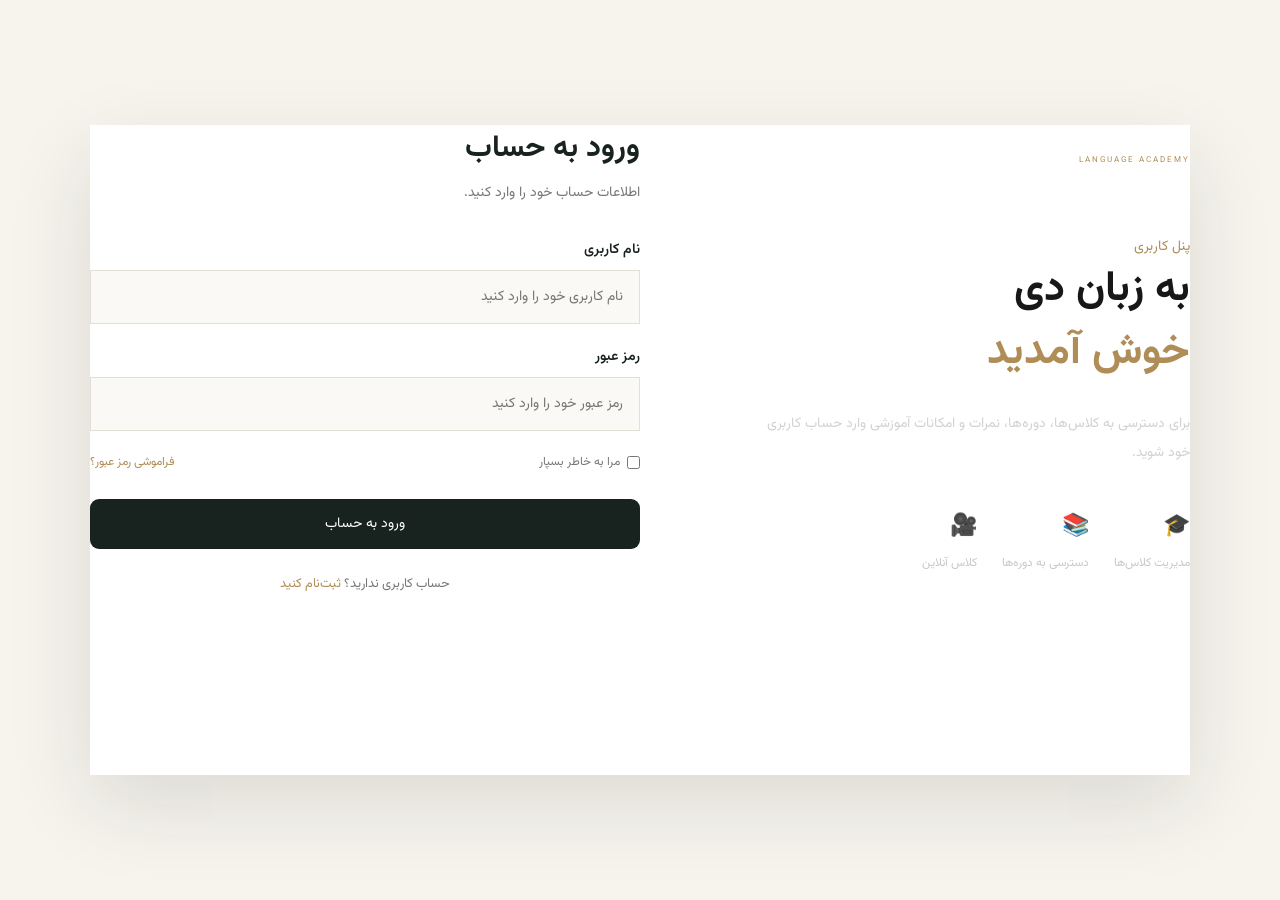
<file: login.html>
<!DOCTYPE html>
<html lang="fa" dir="rtl">

<head>

    <meta charset="UTF-8">

    <meta name="viewport"
          content="width=device-width, initial-scale=1.0">

    <title>ورود | زبان دی</title>

    <link rel="stylesheet" href="css/style.css">

</head>


<body>

    <div class="login-page">

        <div class="login-container">


            <!-- بخش معرفی -->

            <div class="login-intro">

                <div class="logo">
                    <span>زبان دی</span>
                    <small>LANGUAGE ACADEMY</small>
                </div>

                <span class="login-label">
                    پنل کاربری
                </span>

                <h1>
                    به زبان دی
                    <span>خوش آمدید</span>
                </h1>

                <p>
                    برای دسترسی به کلاس‌ها، دوره‌ها،
                    نمرات و امکانات آموزشی وارد حساب
                    کاربری خود شوید.
                </p>

                <div class="login-features">

                    <div>
                        <strong>🎓</strong>
                        <span>مدیریت کلاس‌ها</span>
                    </div>

                    <div>
                        <strong>📚</strong>
                        <span>دسترسی به دوره‌ها</span>
                    </div>

                    <div>
                        <strong>🎥</strong>
                        <span>کلاس آنلاین</span>
                    </div>

                </div>

            </div>


            <!-- فرم ورود -->

            <div class="login-box">

                <div class="login-box-header">

                    <h2>
                        ورود به حساب
                    </h2>

                    <p>
                        اطلاعات حساب خود را وارد کنید.
                    </p>

                </div>


                <form>


                    <div class="form-group">

                        <label for="username">
                            نام کاربری
                        </label>

                        <input
                            type="text"
                            id="username"
                            placeholder="نام کاربری خود را وارد کنید"
                        >

                    </div>


                    <div class="form-group">

                        <label for="password">
                            رمز عبور
                        </label>

                        <input
                            type="password"
                            id="password"
                            placeholder="رمز عبور خود را وارد کنید"
                        >

                    </div>


                    <div class="login-options">

                        <label>
                            <input type="checkbox">
                            مرا به خاطر بسپار
                        </label>

                        <a href="#">
                            فراموشی رمز عبور؟
                        </a>

                    </div>


                    <button
                        type="submit"
                        class="primary-btn login-btn"
                    >
                        ورود به حساب
                    </button>


                </form>


                <div class="login-register">

                    حساب کاربری ندارید؟

                    <a href="#">
                        ثبت‌نام کنید
                    </a>

                </div>

            </div>

        </div>

    </div>


</body>

</html>
</file>
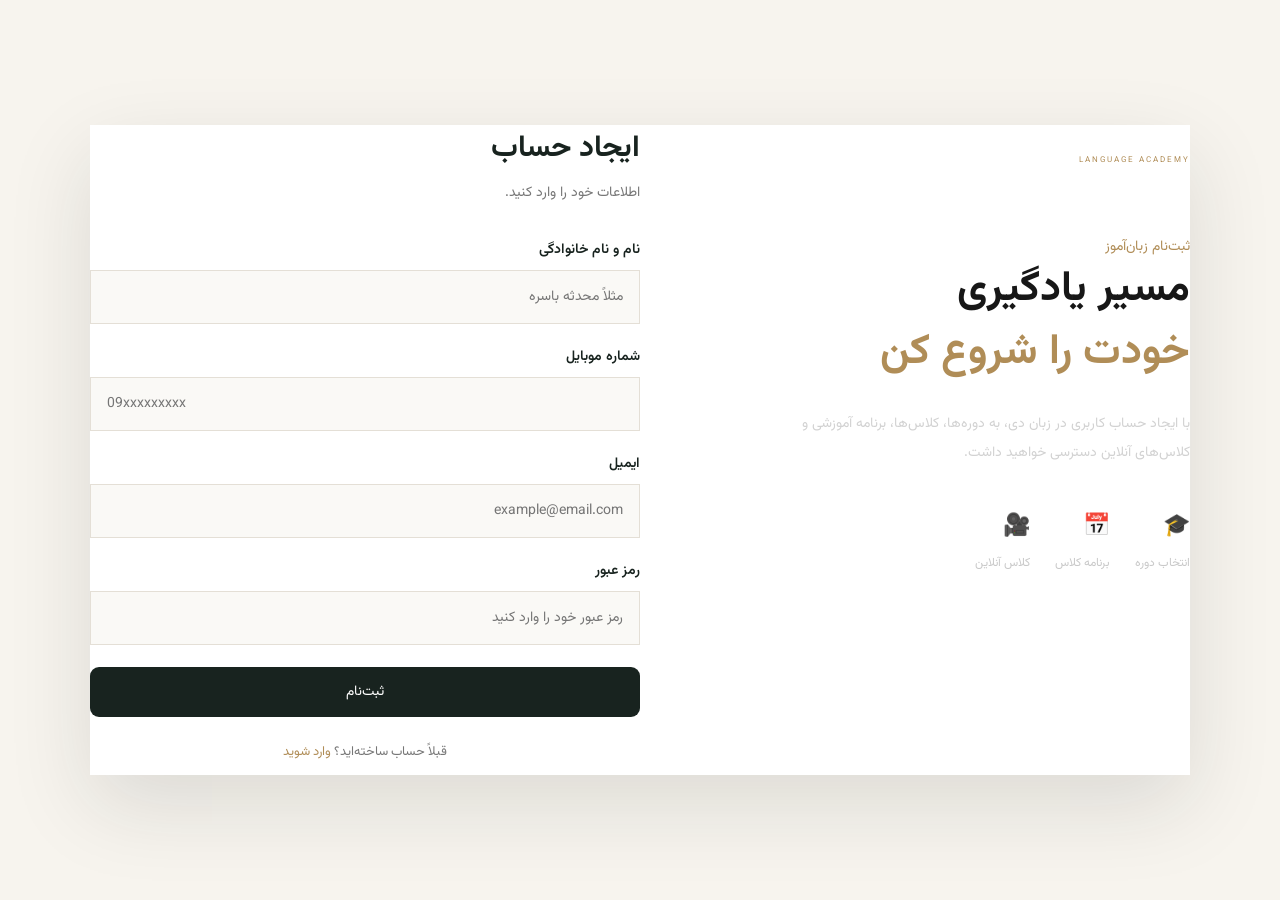
<file: register.html>
<!DOCTYPE html>
<html lang="fa" dir="rtl">

<head>

    <meta charset="UTF-8">

    <meta name="viewport"
          content="width=device-width, initial-scale=1.0">

    <title>ثبت‌نام | زبان دی</title>

    <link rel="stylesheet" href="css/style.css">

</head>


<body>

    <div class="login-page">

        <div class="login-container">


            <!-- بخش معرفی -->

            <div class="login-intro">

                <div class="logo">
                    <span>زبان دی</span>
                    <small>LANGUAGE ACADEMY</small>
                </div>

                <span class="login-label">
                    ثبت‌نام زبان‌آموز
                </span>

                <h1>
                    مسیر یادگیری
                    <span>خودت را شروع کن</span>
                </h1>

                <p>
                    با ایجاد حساب کاربری در زبان دی،
                    به دوره‌ها، کلاس‌ها، برنامه آموزشی
                    و کلاس‌های آنلاین دسترسی خواهید داشت.
                </p>

                <div class="login-features">

                    <div>
                        <strong>🎓</strong>
                        <span>انتخاب دوره</span>
                    </div>

                    <div>
                        <strong>📅</strong>
                        <span>برنامه کلاس</span>
                    </div>

                    <div>
                        <strong>🎥</strong>
                        <span>کلاس آنلاین</span>
                    </div>

                </div>

            </div>


            <!-- فرم ثبت نام -->

            <div class="login-box">

                <div class="login-box-header">

                    <h2>
                        ایجاد حساب
                    </h2>

                    <p>
                        اطلاعات خود را وارد کنید.
                    </p>

                </div>


                <form>


                    <div class="form-group">

                        <label for="fullname">
                            نام و نام خانوادگی
                        </label>

                        <input
                            type="text"
                            id="fullname"
                            placeholder="مثلاً محدثه باسره"
                        >

                    </div>


                    <div class="form-group">

                        <label for="phone">
                            شماره موبایل
                        </label>

                        <input
                            type="tel"
                            id="phone"
                            placeholder="09xxxxxxxxx"
                        >

                    </div>


                    <div class="form-group">

                        <label for="email">
                            ایمیل
                        </label>

                        <input
                            type="email"
                            id="email"
                            placeholder="example@email.com"
                        >

                    </div>


                    <div class="form-group">

                        <label for="register-password">
                            رمز عبور
                        </label>

                        <input
                            type="password"
                            id="register-password"
                            placeholder="رمز عبور خود را وارد کنید"
                        >

                    </div>


                    <button
                        type="submit"
                        class="primary-btn login-btn"
                    >
                        ثبت‌نام
                    </button>


                </form>


                <div class="login-register">

                    قبلاً حساب ساخته‌اید؟

                    <a href="login.html">
                        وارد شوید
                    </a>

                </div>

            </div>

        </div>

    </div>


</body>

</html>
</file>
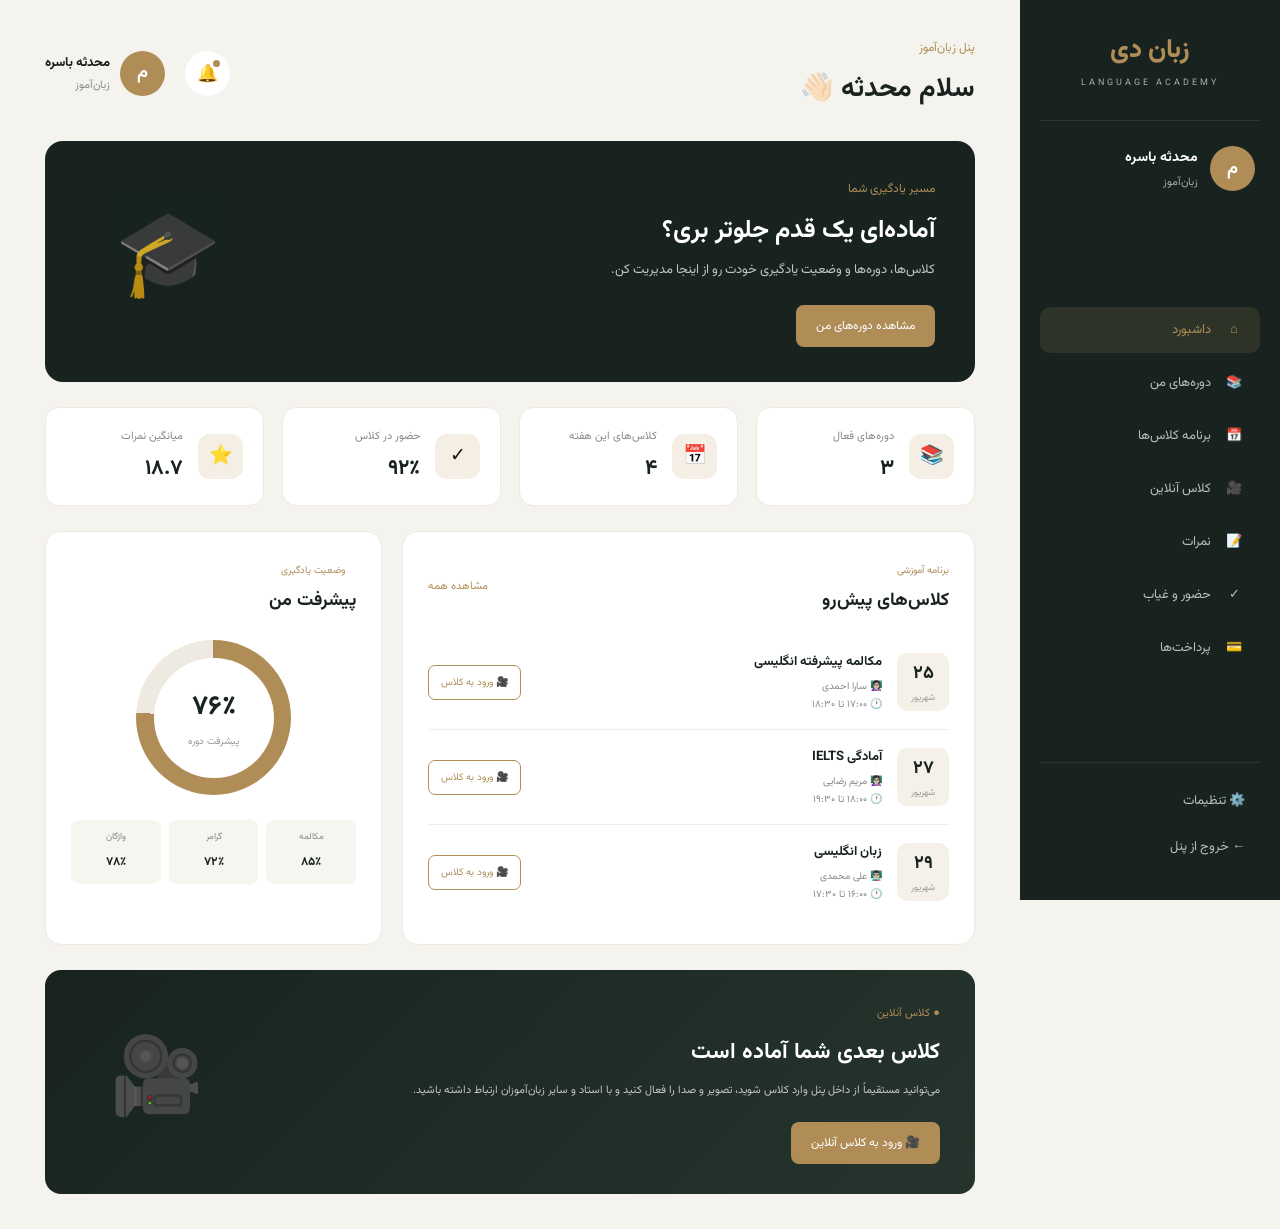
<file: student-dashboard.html>
<!DOCTYPE html>
<html lang="fa" dir="rtl">

<head>
    <meta charset="UTF-8">
    <meta name="viewport" content="width=device-width, initial-scale=1.0">

    <title>پنل زبان‌آموز | زبان دی</title>

    <link rel="stylesheet" href="css/style.css">
</head>

<body>

    <div class="dashboard">

        <!-- Sidebar -->
        <aside class="sidebar">

            <div class="sidebar-logo">
                <span>زبان دی</span>
                <small>LANGUAGE ACADEMY</small>
            </div>

            <div class="student-mini-profile">
                <div class="student-avatar">م</div>

                <div>
                    <strong>محدثه باسره</strong>
                    <small>زبان‌آموز</small>
                </div>
            </div>

            <nav class="dashboard-menu">

                <a href="#" class="active">
                    <span>⌂</span>
                    داشبورد
                </a>

                <a href="#">
                    <span>📚</span>
                    دوره‌های من
                </a>

                <a href="#">
                    <span>📅</span>
                    برنامه کلاس‌ها
                </a>

                <a href="#">
                    <span>🎥</span>
                    کلاس آنلاین
                </a>

                <a href="#">
                    <span>📝</span>
                    نمرات
                </a>

                <a href="#">
                    <span>✓</span>
                    حضور و غیاب
                </a>

                <a href="#">
                    <span>💳</span>
                    پرداخت‌ها
                </a>

            </nav>

            <div class="sidebar-bottom">

                <a href="#">
                    ⚙️ تنظیمات
                </a>

                <a href="index.html">
                    ← خروج از پنل
                </a>

            </div>

        </aside>


        <!-- Main Content -->
        <main class="dashboard-main">

            <!-- Topbar -->
            <header class="dashboard-topbar">

                <div>
                    <span class="dashboard-label">پنل زبان‌آموز</span>

                    <h1>
                        سلام محدثه 👋🏻
                    </h1>
                </div>

                <div class="topbar-actions">

                    <button class="notification-btn">
                        🔔
                        <span></span>
                    </button>

                    <div class="topbar-profile">
                        <div class="topbar-avatar">م</div>

                        <div>
                            <strong>محدثه باسره</strong>
                            <small>زبان‌آموز</small>
                        </div>
                    </div>

                </div>

            </header>


            <!-- Welcome Card -->
            <section class="dashboard-welcome">

                <div>

                    <span>مسیر یادگیری شما</span>

                    <h2>
                        آماده‌ای یک قدم جلوتر بری؟
                    </h2>

                    <p>
                        کلاس‌ها، دوره‌ها و وضعیت یادگیری خودت رو از اینجا مدیریت کن.
                    </p>

                    <a href="#" class="dashboard-primary-btn">
                        مشاهده دوره‌های من
                    </a>

                </div>

                <div class="welcome-icon">
                    🎓
                </div>

            </section>


            <!-- Stats -->
            <section class="dashboard-stats">

                <div class="dashboard-stat-card">

                    <div class="stat-icon">
                        📚
                    </div>

                    <div>
                        <span>دوره‌های فعال</span>
                        <strong>۳</strong>
                    </div>

                </div>


                <div class="dashboard-stat-card">

                    <div class="stat-icon">
                        📅
                    </div>

                    <div>
                        <span>کلاس‌های این هفته</span>
                        <strong>۴</strong>
                    </div>

                </div>


                <div class="dashboard-stat-card">

                    <div class="stat-icon">
                        ✓
                    </div>

                    <div>
                        <span>حضور در کلاس</span>
                        <strong>۹۲٪</strong>
                    </div>

                </div>


                <div class="dashboard-stat-card">

                    <div class="stat-icon">
                        ⭐
                    </div>

                    <div>
                        <span>میانگین نمرات</span>
                        <strong>۱۸.۷</strong>
                    </div>

                </div>

            </section>


            <!-- Main Grid -->
            <section class="dashboard-grid">


                <!-- Upcoming Classes -->
                <div class="dashboard-card classes-card">

                    <div class="card-header">

                        <div>
                            <span>برنامه آموزشی</span>
                            <h3>کلاس‌های پیش‌رو</h3>
                        </div>

                        <a href="#">
                            مشاهده همه
                        </a>

                    </div>


                    <div class="class-item">

                        <div class="class-date">
                            <strong>۲۵</strong>
                            <span>شهریور</span>
                        </div>

                        <div class="class-info">

                            <strong>
                                مکالمه پیشرفته انگلیسی
                            </strong>

                            <span>
                                👩🏻‍🏫 سارا احمدی
                            </span>

                            <small>
                                🕐 ۱۷:۰۰ تا ۱۸:۳۰
                            </small>

                        </div>

                        <a href="#" class="join-class">
                            🎥 ورود به کلاس
                        </a>

                    </div>


                    <div class="class-item">

                        <div class="class-date">
                            <strong>۲۷</strong>
                            <span>شهریور</span>
                        </div>

                        <div class="class-info">

                            <strong>
                                آمادگی IELTS
                            </strong>

                            <span>
                                👩🏻‍🏫 مریم رضایی
                            </span>

                            <small>
                                🕐 ۱۸:۰۰ تا ۱۹:۳۰
                            </small>

                        </div>

                        <a href="#" class="join-class">
                            🎥 ورود به کلاس
                        </a>

                    </div>


                    <div class="class-item">

                        <div class="class-date">
                            <strong>۲۹</strong>
                            <span>شهریور</span>
                        </div>

                        <div class="class-info">

                            <strong>
                                زبان انگلیسی
                            </strong>

                            <span>
                                👨🏻‍🏫 علی محمدی
                            </span>

                            <small>
                                🕐 ۱۶:۰۰ تا ۱۷:۳۰
                            </small>

                        </div>

                        <a href="#" class="join-class">
                            🎥 ورود به کلاس
                        </a>

                    </div>

                </div>


                <!-- Progress -->
                <div class="dashboard-card progress-card">

                    <div class="card-header">

                        <div>
                            <span>وضعیت یادگیری</span>
                            <h3>پیشرفت من</h3>
                        </div>

                    </div>


                    <div class="progress-circle">

                        <div>
                            <strong>۷۶٪</strong>
                            <span>پیشرفت دوره</span>
                        </div>

                    </div>


                    <div class="progress-details">

                        <div>
                            <span>مکالمه</span>
                            <strong>۸۵٪</strong>
                        </div>

                        <div>
                            <span>گرامر</span>
                            <strong>۷۲٪</strong>
                        </div>

                        <div>
                            <span>واژگان</span>
                            <strong>۷۸٪</strong>
                        </div>

                    </div>

                </div>

            </section>


            <!-- Online Class -->
            <section class="online-class-card">

                <div class="online-class-content">

                    <span class="online-label">
                        ● کلاس آنلاین
                    </span>

                    <h2>
                        کلاس بعدی شما آماده است
                    </h2>

                    <p>
                        می‌توانید مستقیماً از داخل پنل وارد کلاس شوید،
                        تصویر و صدا را فعال کنید و با استاد و سایر زبان‌آموزان ارتباط داشته باشید.
                    </p>

                    <a href="#" class="online-class-btn">
                        🎥 ورود به کلاس آنلاین
                    </a>

                </div>

                <div class="online-visual">
                    🎥
                </div>

            </section>


        </main>

    </div>

</body>

</html>
</file>
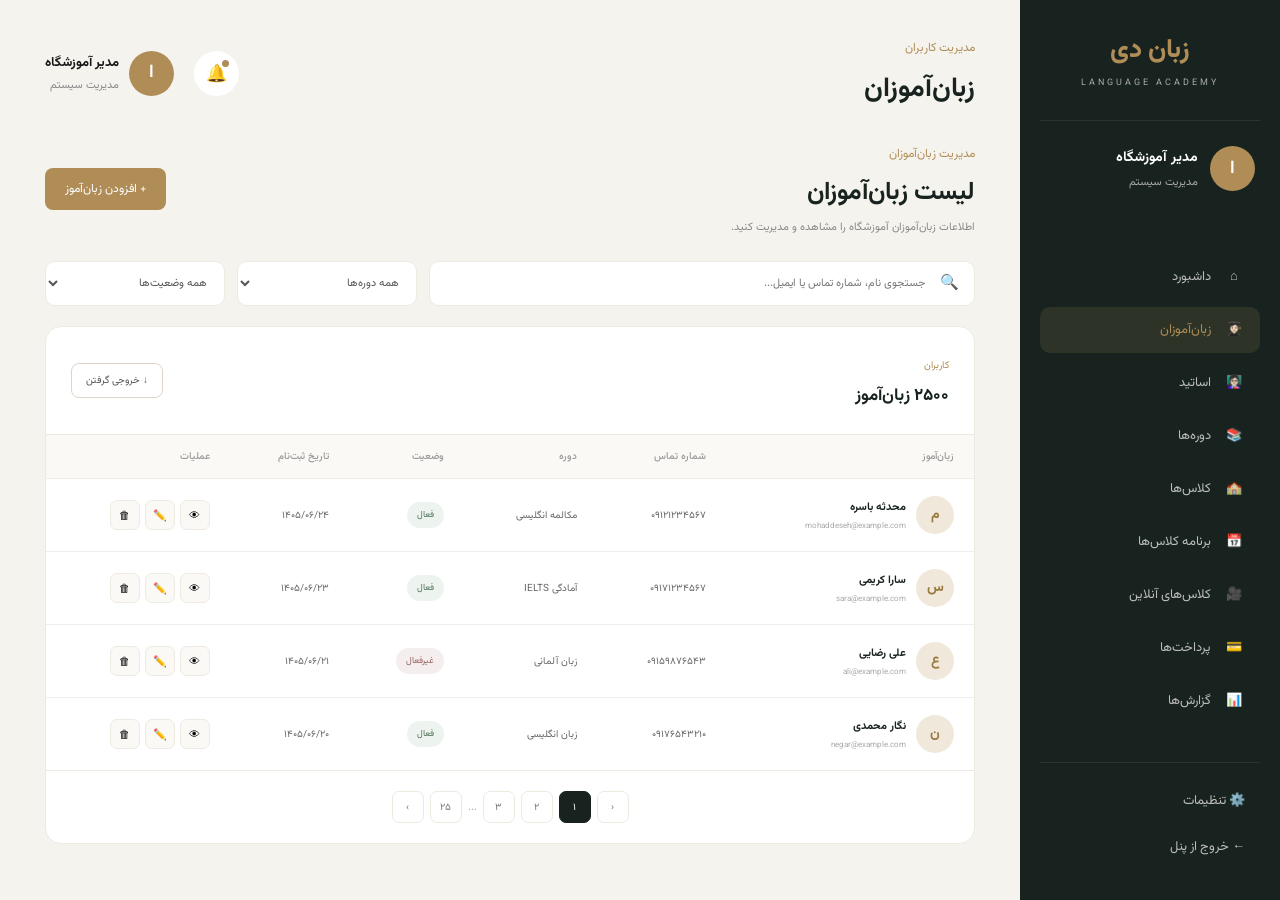
<file: students.html>
<!DOCTYPE html>
<html lang="fa" dir="rtl">

<head>
    <meta charset="UTF-8">
    <meta name="viewport" content="width=device-width, initial-scale=1.0">

    <title>زبان‌آموزان | زبان دی</title>

    <link rel="stylesheet" href="css/style.css">
</head>

<body>

    <div class="dashboard">

        <!-- Sidebar -->
        <aside class="sidebar">

            <div class="sidebar-logo">
                <span>زبان دی</span>
                <small>LANGUAGE ACADEMY</small>
            </div>


            <div class="student-mini-profile">

                <div class="student-avatar">
                    ا
                </div>

                <div>
                    <strong>مدیر آموزشگاه</strong>
                    <small>مدیریت سیستم</small>
                </div>

            </div>


            <nav class="dashboard-menu">

                <a href="admin-dashboard.html">
                    <span>⌂</span>
                    داشبورد
                </a>

                <a href="students.html" class="active">
                    <span>👩🏻‍🎓</span>
                    زبان‌آموزان
                </a>

                <a href="#">
                    <span>👩🏻‍🏫</span>
                    اساتید
                </a>

                <a href="#">
                    <span>📚</span>
                    دوره‌ها
                </a>

                <a href="#">
                    <span>🏫</span>
                    کلاس‌ها
                </a>

                <a href="#">
                    <span>📅</span>
                    برنامه کلاس‌ها
                </a>

                <a href="#">
                    <span>🎥</span>
                    کلاس‌های آنلاین
                </a>

                <a href="#">
                    <span>💳</span>
                    پرداخت‌ها
                </a>

                <a href="#">
                    <span>📊</span>
                    گزارش‌ها
                </a>

            </nav>


            <div class="sidebar-bottom">

                <a href="#">
                    ⚙️ تنظیمات
                </a>

                <a href="index.html">
                    ← خروج از پنل
                </a>

            </div>

        </aside>


        <!-- Main -->
        <main class="dashboard-main">


            <!-- Topbar -->
            <header class="dashboard-topbar">

                <div>

                    <span class="dashboard-label">
                        مدیریت کاربران
                    </span>

                    <h1>
                        زبان‌آموزان
                    </h1>

                </div>


                <div class="topbar-actions">

                    <button class="notification-btn">
                        🔔
                        <span></span>
                    </button>


                    <div class="topbar-profile">

                        <div class="topbar-avatar">
                            ا
                        </div>

                        <div>
                            <strong>مدیر آموزشگاه</strong>
                            <small>مدیریت سیستم</small>
                        </div>

                    </div>

                </div>

            </header>


            <!-- Page Header -->
            <section class="page-header">

                <div>

                    <span class="dashboard-label">
                        مدیریت زبان‌آموزان
                    </span>

                    <h2>
                        لیست زبان‌آموزان
                    </h2>

                    <p>
                        اطلاعات زبان‌آموزان آموزشگاه را مشاهده و مدیریت کنید.
                    </p>

                </div>


                <a href="#" class="dashboard-primary-btn">
                    + افزودن زبان‌آموز
                </a>

            </section>


            <!-- Search & Filter -->
            <section class="students-tools">

                <div class="search-box">

                    <span>🔍</span>

                    <input
                        type="text"
                        placeholder="جستجوی نام، شماره تماس یا ایمیل..."
                    >

                </div>


                <select>
                    <option>همه دوره‌ها</option>
                    <option>زبان انگلیسی</option>
                    <option>آمادگی IELTS</option>
                    <option>زبان آلمانی</option>
                </select>


                <select>
                    <option>همه وضعیت‌ها</option>
                    <option>فعال</option>
                    <option>غیرفعال</option>
                </select>

            </section>


            <!-- Students Table -->
            <section class="students-table-card">

                <div class="table-header">

                    <div>

                        <span>
                            کاربران
                        </span>

                        <h3>
                            ۲۵۰۰ زبان‌آموز
                        </h3>

                    </div>

                    <button class="export-btn">
                        ↓ خروجی گرفتن
                    </button>

                </div>


                <div class="table-wrapper">

                    <table>

                        <thead>

                            <tr>

                                <th>
                                    زبان‌آموز
                                </th>

                                <th>
                                    شماره تماس
                                </th>

                                <th>
                                    دوره
                                </th>

                                <th>
                                    وضعیت
                                </th>

                                <th>
                                    تاریخ ثبت‌نام
                                </th>

                                <th>
                                    عملیات
                                </th>

                            </tr>

                        </thead>


                        <tbody>


                            <tr>

                                <td>

                                    <div class="table-user">

                                        <div class="table-avatar">
                                            م
                                        </div>

                                        <div>
                                            <strong>
                                                محدثه باسره
                                            </strong>

                                            <small>
                                                mohaddeseh@example.com
                                            </small>
                                        </div>

                                    </div>

                                </td>


                                <td>
                                    ۰۹۱۲۱۲۳۴۵۶۷
                                </td>


                                <td>
                                    مکالمه انگلیسی
                                </td>


                                <td>
                                    <span class="status active">
                                        فعال
                                    </span>
                                </td>


                                <td>
                                    ۱۴۰۵/۰۶/۲۴
                                </td>


                                <td>

                                    <div class="table-actions">

                                        <button title="مشاهده">
                                            👁
                                        </button>

                                        <button title="ویرایش">
                                            ✏️
                                        </button>

                                        <button title="حذف">
                                            🗑
                                        </button>

                                    </div>

                                </td>

                            </tr>


                            <tr>

                                <td>

                                    <div class="table-user">

                                        <div class="table-avatar">
                                            س
                                        </div>

                                        <div>
                                            <strong>
                                                سارا کریمی
                                            </strong>

                                            <small>
                                                sara@example.com
                                            </small>
                                        </div>

                                    </div>

                                </td>


                                <td>
                                    ۰۹۱۷۱۲۳۴۵۶۷
                                </td>


                                <td>
                                    آمادگی IELTS
                                </td>


                                <td>
                                    <span class="status active">
                                        فعال
                                    </span>
                                </td>


                                <td>
                                    ۱۴۰۵/۰۶/۲۳
                                </td>


                                <td>

                                    <div class="table-actions">

                                        <button title="مشاهده">
                                            👁
                                        </button>

                                        <button title="ویرایش">
                                            ✏️
                                        </button>

                                        <button title="حذف">
                                            🗑
                                        </button>

                                    </div>

                                </td>

                            </tr>


                            <tr>

                                <td>

                                    <div class="table-user">

                                        <div class="table-avatar">
                                            ع
                                        </div>

                                        <div>
                                            <strong>
                                                علی رضایی
                                            </strong>

                                            <small>
                                                ali@example.com
                                            </small>

                                        </div>

                                    </div>

                                </td>


                                <td>
                                    ۰۹۱۵۹۸۷۶۵۴۳
                                </td>


                                <td>
                                    زبان آلمانی
                                </td>


                                <td>
                                    <span class="status inactive">
                                        غیرفعال
                                    </span>
                                </td>


                                <td>
                                    ۱۴۰۵/۰۶/۲۱
                                </td>


                                <td>

                                    <div class="table-actions">

                                        <button title="مشاهده">
                                            👁
                                        </button>

                                        <button title="ویرایش">
                                            ✏️
                                        </button>

                                        <button title="حذف">
                                            🗑
                                        </button>

                                    </div>

                                </td>

                            </tr>


                            <tr>

                                <td>

                                    <div class="table-user">

                                        <div class="table-avatar">
                                            ن
                                        </div>

                                        <div>
                                            <strong>
                                                نگار محمدی
                                            </strong>

                                            <small>
                                                negar@example.com
                                            </small>

                                        </div>

                                    </div>

                                </td>


                                <td>
                                    ۰۹۱۷۶۵۴۳۲۱۰
                                </td>


                                <td>
                                    زبان انگلیسی
                                </td>


                                <td>
                                    <span class="status active">
                                        فعال
                                    </span>
                                </td>


                                <td>
                                    ۱۴۰۵/۰۶/۲۰
                                </td>


                                <td>

                                    <div class="table-actions">

                                        <button title="مشاهده">
                                            👁
                                        </button>

                                        <button title="ویرایش">
                                            ✏️
                                        </button>

                                        <button title="حذف">
                                            🗑
                                        </button>

                                    </div>

                                </td>

                            </tr>


                        </tbody>

                    </table>

                </div>


                <!-- Pagination -->

                <div class="pagination">

                    <button>
                        ‹
                    </button>

                    <button class="current">
                        ۱
                    </button>

                    <button>
                        ۲
                    </button>

                    <button>
                        ۳
                    </button>

                    <span>...</span>

                    <button>
                        ۲۵
                    </button>

                    <button>
                        ›
                    </button>

                </div>

            </section>


        </main>

    </div>

</body>

</html>
</file>
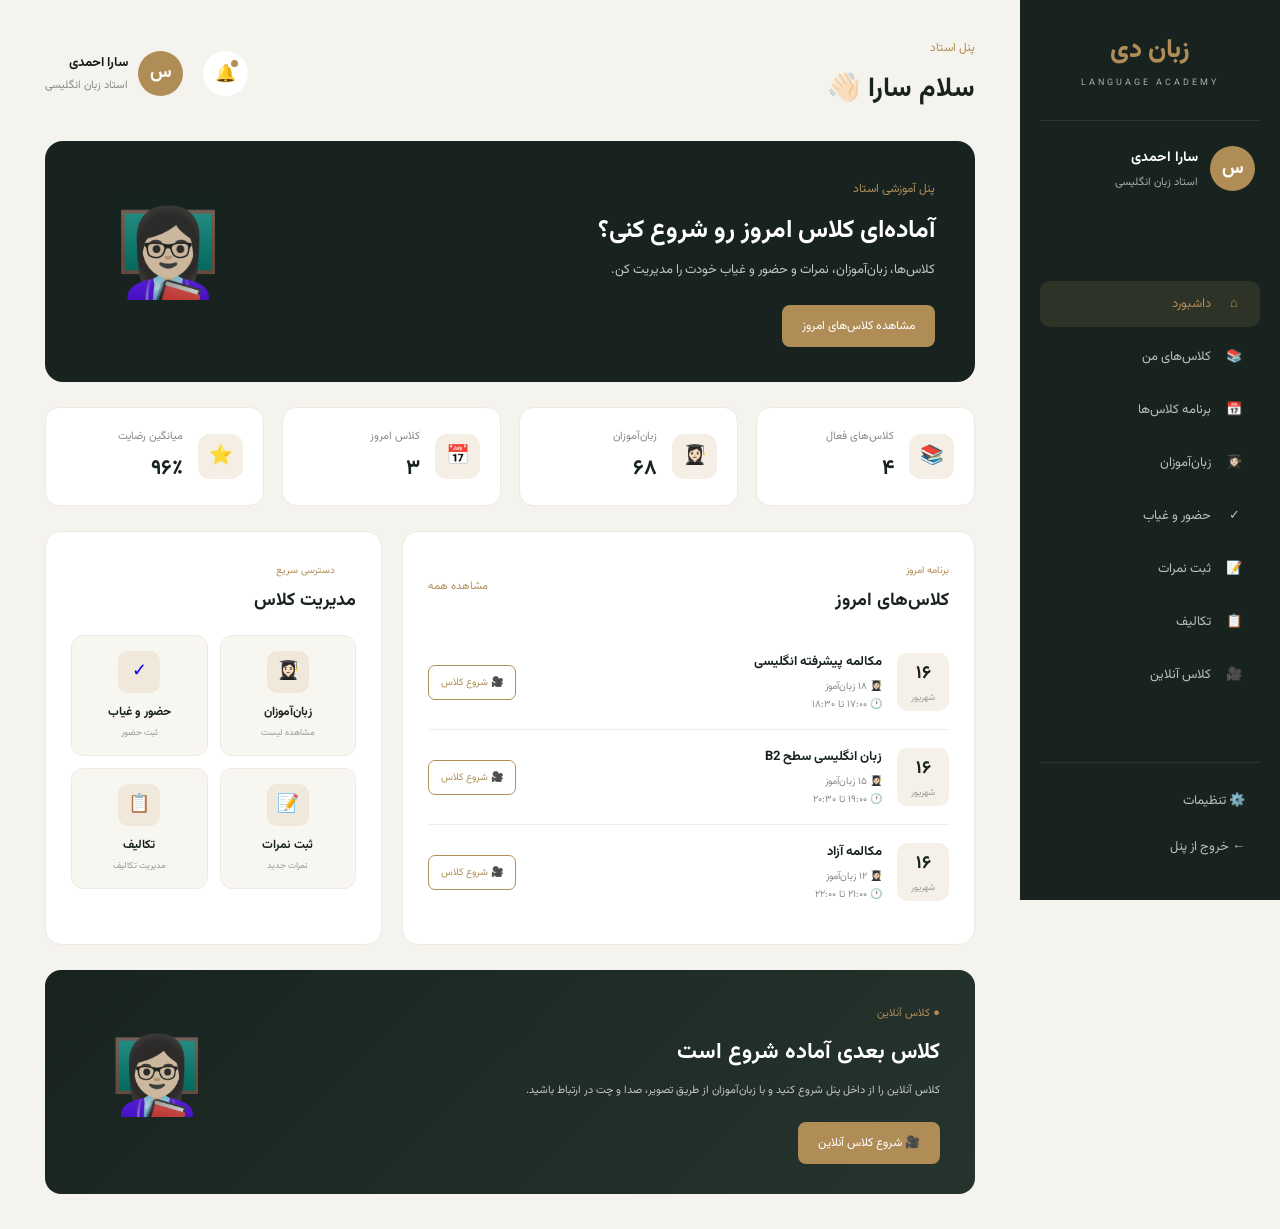
<file: teacher-dashboard.html>
<!DOCTYPE html>
<html lang="fa" dir="rtl">

<head>
    <meta charset="UTF-8">
    <meta name="viewport" content="width=device-width, initial-scale=1.0">

    <title>پنل استاد | زبان دی</title>

    <link rel="stylesheet" href="css/style.css">
</head>

<body>

    <div class="dashboard">

        <!-- Sidebar -->
        <aside class="sidebar">

            <div class="sidebar-logo">
                <span>زبان دی</span>
                <small>LANGUAGE ACADEMY</small>
            </div>

            <div class="student-mini-profile">

                <div class="student-avatar">
                    س
                </div>

                <div>
                    <strong>سارا احمدی</strong>
                    <small>استاد زبان انگلیسی</small>
                </div>

            </div>


            <nav class="dashboard-menu">

                <a href="#" class="active">
                    <span>⌂</span>
                    داشبورد
                </a>

                <a href="#">
                    <span>📚</span>
                    کلاس‌های من
                </a>

                <a href="#">
                    <span>📅</span>
                    برنامه کلاس‌ها
                </a>

                <a href="#">
                    <span>👩🏻‍🎓</span>
                    زبان‌آموزان
                </a>

                <a href="#">
                    <span>✓</span>
                    حضور و غیاب
                </a>

                <a href="#">
                    <span>📝</span>
                    ثبت نمرات
                </a>

                <a href="#">
                    <span>📋</span>
                    تکالیف
                </a>

                <a href="#">
                    <span>🎥</span>
                    کلاس آنلاین
                </a>

            </nav>


            <div class="sidebar-bottom">

                <a href="#">
                    ⚙️ تنظیمات
                </a>

                <a href="index.html">
                    ← خروج از پنل
                </a>

            </div>

        </aside>


        <!-- Main Content -->
        <main class="dashboard-main">


            <!-- Topbar -->
            <header class="dashboard-topbar">

                <div>

                    <span class="dashboard-label">
                        پنل استاد
                    </span>

                    <h1>
                        سلام سارا 👋🏻
                    </h1>

                </div>


                <div class="topbar-actions">

                    <button class="notification-btn">
                        🔔
                        <span></span>
                    </button>


                    <div class="topbar-profile">

                        <div class="topbar-avatar">
                            س
                        </div>

                        <div>
                            <strong>سارا احمدی</strong>
                            <small>استاد زبان انگلیسی</small>
                        </div>

                    </div>

                </div>

            </header>


            <!-- Welcome -->
            <section class="dashboard-welcome">

                <div>

                    <span>
                        پنل آموزشی استاد
                    </span>

                    <h2>
                        آماده‌ای کلاس امروز رو شروع کنی؟
                    </h2>

                    <p>
                        کلاس‌ها، زبان‌آموزان، نمرات و حضور و غیاب خودت را مدیریت کن.
                    </p>

                    <a href="#" class="dashboard-primary-btn">
                        مشاهده کلاس‌های امروز
                    </a>

                </div>


                <div class="welcome-icon">
                    👩🏻‍🏫
                </div>

            </section>


            <!-- Stats -->
            <section class="dashboard-stats">


                <div class="dashboard-stat-card">

                    <div class="stat-icon">
                        📚
                    </div>

                    <div>
                        <span>کلاس‌های فعال</span>
                        <strong>۴</strong>
                    </div>

                </div>


                <div class="dashboard-stat-card">

                    <div class="stat-icon">
                        👩🏻‍🎓
                    </div>

                    <div>
                        <span>زبان‌آموزان</span>
                        <strong>۶۸</strong>
                    </div>

                </div>


                <div class="dashboard-stat-card">

                    <div class="stat-icon">
                        📅
                    </div>

                    <div>
                        <span>کلاس امروز</span>
                        <strong>۳</strong>
                    </div>

                </div>


                <div class="dashboard-stat-card">

                    <div class="stat-icon">
                        ⭐
                    </div>

                    <div>
                        <span>میانگین رضایت</span>
                        <strong>۹۶٪</strong>
                    </div>

                </div>

            </section>


            <!-- Main Grid -->
            <section class="dashboard-grid">


                <!-- Today's Classes -->
                <div class="dashboard-card classes-card">

                    <div class="card-header">

                        <div>

                            <span>
                                برنامه امروز
                            </span>

                            <h3>
                                کلاس‌های امروز
                            </h3>

                        </div>

                        <a href="#">
                            مشاهده همه
                        </a>

                    </div>


                    <div class="class-item">

                        <div class="class-date">

                            <strong>
                                ۱۶
                            </strong>

                            <span>
                                شهریور
                            </span>

                        </div>


                        <div class="class-info">

                            <strong>
                                مکالمه پیشرفته انگلیسی
                            </strong>

                            <span>
                                👩🏻‍🎓 ۱۸ زبان‌آموز
                            </span>

                            <small>
                                🕐 ۱۷:۰۰ تا ۱۸:۳۰
                            </small>

                        </div>


                        <a href="#" class="join-class">
                            🎥 شروع کلاس
                        </a>

                    </div>


                    <div class="class-item">

                        <div class="class-date">

                            <strong>
                                ۱۶
                            </strong>

                            <span>
                                شهریور
                            </span>

                        </div>


                        <div class="class-info">

                            <strong>
                                زبان انگلیسی سطح B2
                            </strong>

                            <span>
                                👩🏻‍🎓 ۱۵ زبان‌آموز
                            </span>

                            <small>
                                🕐 ۱۹:۰۰ تا ۲۰:۳۰
                            </small>

                        </div>


                        <a href="#" class="join-class">
                            🎥 شروع کلاس
                        </a>

                    </div>


                    <div class="class-item">

                        <div class="class-date">

                            <strong>
                                ۱۶
                            </strong>

                            <span>
                                شهریور
                            </span>

                        </div>


                        <div class="class-info">

                            <strong>
                                مکالمه آزاد
                            </strong>

                            <span>
                                👩🏻‍🎓 ۱۲ زبان‌آموز
                            </span>

                            <small>
                                🕐 ۲۱:۰۰ تا ۲۲:۰۰
                            </small>

                        </div>


                        <a href="#" class="join-class">
                            🎥 شروع کلاس
                        </a>

                    </div>

                </div>


                <!-- Quick Actions -->
                <div class="dashboard-card progress-card">

                    <div class="card-header">

                        <div>

                            <span>
                                دسترسی سریع
                            </span>

                            <h3>
                                مدیریت کلاس
                            </h3>

                        </div>

                    </div>


                    <div class="teacher-actions">

                        <a href="#">
                            <span>👩🏻‍🎓</span>
                            <strong>زبان‌آموزان</strong>
                            <small>مشاهده لیست</small>
                        </a>


                        <a href="#">
                            <span>✓</span>
                            <strong>حضور و غیاب</strong>
                            <small>ثبت حضور</small>
                        </a>


                        <a href="#">
                            <span>📝</span>
                            <strong>ثبت نمرات</strong>
                            <small>نمرات جدید</small>
                        </a>


                        <a href="#">
                            <span>📋</span>
                            <strong>تکالیف</strong>
                            <small>مدیریت تکالیف</small>
                        </a>

                    </div>

                </div>

            </section>


            <!-- Online Class -->
            <section class="online-class-card">

                <div class="online-class-content">

                    <span class="online-label">
                        ● کلاس آنلاین
                    </span>

                    <h2>
                        کلاس بعدی آماده شروع است
                    </h2>

                    <p>
                        کلاس آنلاین را از داخل پنل شروع کنید و با زبان‌آموزان
                        از طریق تصویر، صدا و چت در ارتباط باشید.
                    </p>

                    <a href="#" class="online-class-btn">
                        🎥 شروع کلاس آنلاین
                    </a>

                </div>


                <div class="online-visual">
                    👩🏻‍🏫
                </div>

            </section>


        </main>

    </div>

</body>

</html>
</file>
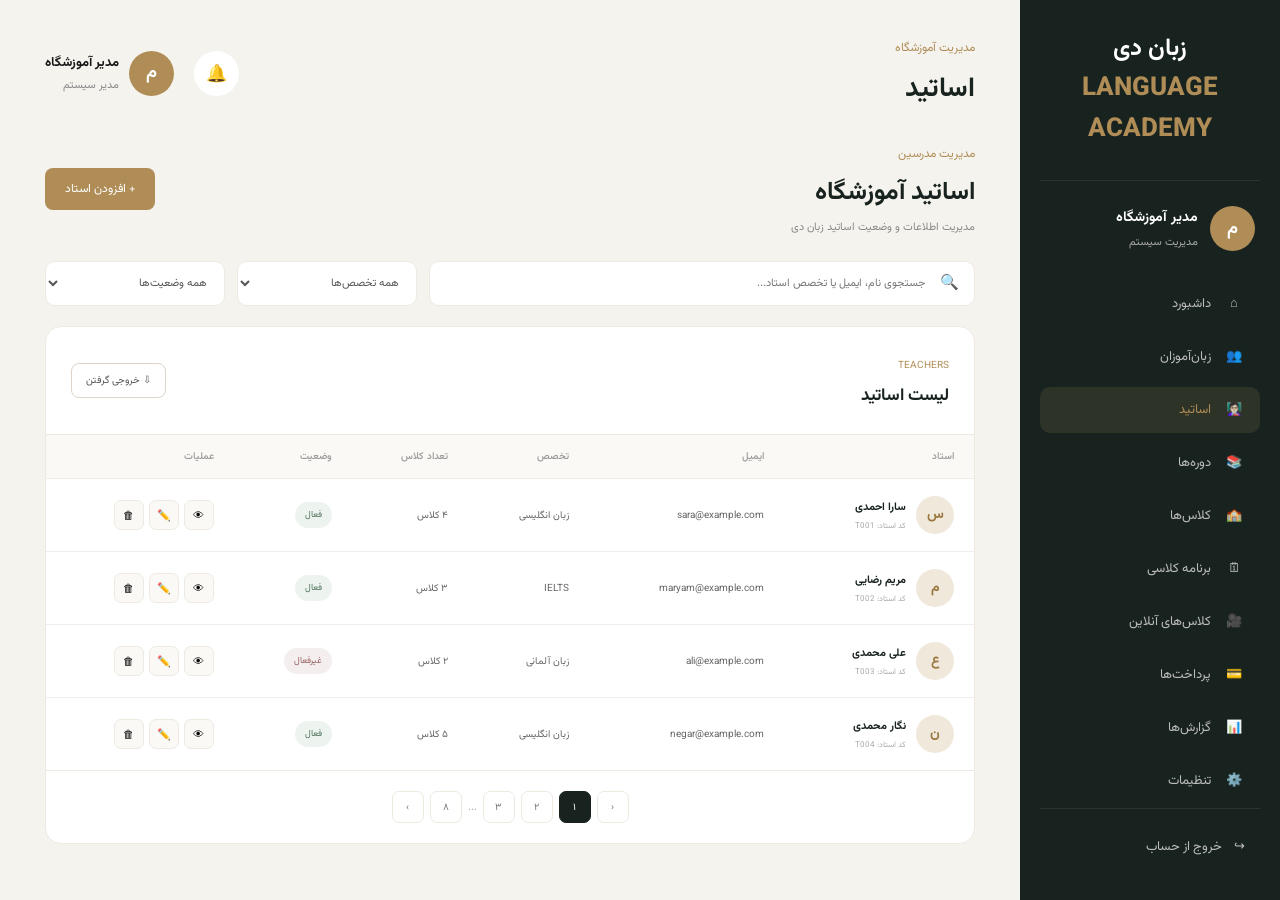
<file: teachers.html>
<!DOCTYPE html>
<html lang="fa" dir="rtl">
<head>
    <meta charset="UTF-8">
    <meta name="viewport" content="width=device-width, initial-scale=1.0">

    <link rel="stylesheet" href="css/style.css">

    <title>اساتید | زبان دی</title>
</head>

<body>

<div class="dashboard">

    <!-- SIDEBAR -->
    <aside class="sidebar">

        <div class="sidebar-logo">
            <h2>زبان دی</h2>
            <span>LANGUAGE ACADEMY</span>
        </div>

        <div class="student-mini-profile">
            <div class="student-avatar">م</div>
            <div>
                <strong>مدیر آموزشگاه</strong>
                <small>مدیریت سیستم</small>
            </div>
        </div>

        <nav class="dashboard-menu">

            <a href="admin-dashboard.html">
                <span>⌂</span>
                داشبورد
            </a>

            <a href="students.html">
                <span>👥</span>
                زبان‌آموزان
            </a>

            <a href="teachers.html" class="active">
                <span>👩🏻‍🏫</span>
                اساتید
            </a>

            <a href="#">
                <span>📚</span>
                دوره‌ها
            </a>

            <a href="#">
                <span>🏫</span>
                کلاس‌ها
            </a>

            <a href="#">
                <span>🗓</span>
                برنامه کلاسی
            </a>

            <a href="#">
                <span>🎥</span>
                کلاس‌های آنلاین
            </a>

            <a href="#">
                <span>💳</span>
                پرداخت‌ها
            </a>

            <a href="#">
                <span>📊</span>
                گزارش‌ها
            </a>

            <a href="#">
                <span>⚙️</span>
                تنظیمات
            </a>

        </nav>

        <div class="sidebar-bottom">
            <a href="login.html">
                <span>↪</span>
                خروج از حساب
            </a>
        </div>

    </aside>


    <!-- MAIN -->
    <main class="dashboard-main">

        <!-- TOPBAR -->
        <header class="dashboard-topbar">

            <div>
                <span class="dashboard-label">مدیریت آموزشگاه</span>
                <h1>اساتید</h1>
            </div>

            <div class="topbar-actions">

                <button class="notification-btn">
                    🔔
                </button>

                <div class="topbar-profile">
                    <div class="topbar-avatar">م</div>

                    <div>
                        <strong>مدیر آموزشگاه</strong>
                        <small>مدیر سیستم</small>
                    </div>
                </div>

            </div>

        </header>


        <!-- PAGE HEADER -->
        <div class="page-header">

            <div>
                <span class="dashboard-label">مدیریت مدرسین</span>
                <h2>اساتید آموزشگاه</h2>
                <p>مدیریت اطلاعات و وضعیت اساتید زبان دی</p>
            </div>

            <a href="#" class="dashboard-primary-btn">
                + افزودن استاد
            </a>

        </div>


        <!-- TOOLS -->
        <div class="teachers-tools">

            <div class="search-box">
                <span>🔍</span>
                <input
                    type="text"
                    placeholder="جستجوی نام، ایمیل یا تخصص استاد..."
                >
            </div>

            <select>
                <option>همه تخصص‌ها</option>
                <option>زبان انگلیسی</option>
                <option>IELTS</option>
                <option>زبان آلمانی</option>
            </select>

            <select>
                <option>همه وضعیت‌ها</option>
                <option>فعال</option>
                <option>غیرفعال</option>
            </select>

        </div>


        <!-- TABLE -->
        <div class="teachers-table-card">

            <div class="table-header">

                <div>
                    <span>TEACHERS</span>
                    <h3>لیست اساتید</h3>
                </div>

                <button class="export-btn">
                    ⇩ خروجی گرفتن
                </button>

            </div>


            <div class="table-wrapper">

                <table>

                    <thead>
                        <tr>
                            <th>استاد</th>
                            <th>ایمیل</th>
                            <th>تخصص</th>
                            <th>تعداد کلاس</th>
                            <th>وضعیت</th>
                            <th>عملیات</th>
                        </tr>
                    </thead>

                    <tbody>

                        <tr>

                            <td>
                                <div class="table-user">

                                    <div class="table-avatar">
                                        س
                                    </div>

                                    <div>
                                        <strong>سارا احمدی</strong>
                                        <small>کد استاد: T001</small>
                                    </div>

                                </div>
                            </td>

                            <td>
                                sara@example.com
                            </td>

                            <td>
                                زبان انگلیسی
                            </td>

                            <td>
                                ۴ کلاس
                            </td>

                            <td>
                                <span class="status active">
                                    فعال
                                </span>
                            </td>

                            <td>

                                <div class="table-actions">

                                    <button title="مشاهده">
                                        👁
                                    </button>

                                    <button title="ویرایش">
                                        ✏️
                                    </button>

                                    <button title="حذف">
                                        🗑
                                    </button>

                                </div>

                            </td>

                        </tr>


                        <tr>

                            <td>
                                <div class="table-user">

                                    <div class="table-avatar">
                                        م
                                    </div>

                                    <div>
                                        <strong>مریم رضایی</strong>
                                        <small>کد استاد: T002</small>
                                    </div>

                                </div>
                            </td>

                            <td>
                                maryam@example.com
                            </td>

                            <td>
                                IELTS
                            </td>

                            <td>
                                ۳ کلاس
                            </td>

                            <td>
                                <span class="status active">
                                    فعال
                                </span>
                            </td>

                            <td>

                                <div class="table-actions">

                                    <button title="مشاهده">
                                        👁
                                    </button>

                                    <button title="ویرایش">
                                        ✏️
                                    </button>

                                    <button title="حذف">
                                        🗑
                                    </button>

                                </div>

                            </td>

                        </tr>


                        <tr>

                            <td>
                                <div class="table-user">

                                    <div class="table-avatar">
                                        ع
                                    </div>

                                    <div>
                                        <strong>علی محمدی</strong>
                                        <small>کد استاد: T003</small>
                                    </div>

                                </div>
                            </td>

                            <td>
                                ali@example.com
                            </td>

                            <td>
                                زبان آلمانی
                            </td>

                            <td>
                                ۲ کلاس
                            </td>

                            <td>
                                <span class="status inactive">
                                    غیرفعال
                                </span>
                            </td>

                            <td>

                                <div class="table-actions">

                                    <button title="مشاهده">
                                        👁
                                    </button>

                                    <button title="ویرایش">
                                        ✏️
                                    </button>

                                    <button title="حذف">
                                        🗑
                                    </button>

                                </div>

                            </td>

                        </tr>


                        <tr>

                            <td>
                                <div class="table-user">

                                    <div class="table-avatar">
                                        ن
                                    </div>

                                    <div>
                                        <strong>نگار محمدی</strong>
                                        <small>کد استاد: T004</small>
                                    </div>

                                </div>
                            </td>

                            <td>
                                negar@example.com
                            </td>

                            <td>
                                زبان انگلیسی
                            </td>

                            <td>
                                ۵ کلاس
                            </td>

                            <td>
                                <span class="status active">
                                    فعال
                                </span>
                            </td>

                            <td>

                                <div class="table-actions">

                                    <button title="مشاهده">
                                        👁
                                    </button>

                                    <button title="ویرایش">
                                        ✏️
                                    </button>

                                    <button title="حذف">
                                        🗑
                                    </button>

                                </div>

                            </td>

                        </tr>

                    </tbody>

                </table>

            </div>


            <!-- PAGINATION -->
            <div class="pagination">

                <button>‹</button>

                <button class="current">
                    ۱
                </button>

                <button>
                    ۲
                </button>

                <button>
                    ۳
                </button>

                <span>...</span>

                <button>
                    ۸
                </button>

                <button>›</button>

            </div>

        </div>

    </main>

</div>

</body>
</html>
</file>
<file: css/style.css>
@import url('https://fonts.googleapis.com/css2?family=Vazirmatn:wght@300;400;500;600;700;800&display=swap');


* {
    margin: 0;
    padding: 0;
    box-sizing: border-box;
}


body {
    font-family: 'Vazirmatn', sans-serif;
    background: #f8f7f4;
    color: #171717;
}


/* ---------------- NAVBAR ---------------- */

.navbar {
    width: 100%;
    height: 85px;

    display: flex;
    align-items: center;

    padding: 0 7%;

    background: rgba(255, 255, 255, 0.85);

    border-bottom: 1px solid #e9e6df;

    position: relative;
    z-index: 10;
}


/* Logo */

.logo {
    display: flex;
    flex-direction: column;

    margin-left: 55px;

    line-height: 1;
}

.logo span {
    font-family: Georgia, serif;

    font-size: 25px;

    font-weight: bold;

    letter-spacing: 3px;

    color: #18231f;
}

.logo small {
    margin-top: 6px;

    font-size: 8px;

    letter-spacing: 2px;

    color: #b08d57;
}


/* Menu */

nav {
    display: flex;

    gap: 35px;

    flex: 1;

    justify-content: center;
}

nav a {
    text-decoration: none;

    color: #555;

    font-size: 14px;

    transition: 0.3s;
}

nav a:hover {
    color: #b08d57;
}


/* Buttons */

.nav-buttons {
    display: flex;

    gap: 10px;

    align-items: center;
}

.login-btn,
.register-btn {
    text-decoration: none;

    font-size: 13px;

    padding: 10px 20px;

    border-radius: 8px;
}

.login-btn {
    color: #333;
}

.register-btn {
    color: white;

    background: #18231f;
}


/* ---------------- HERO ---------------- */

.hero {
    min-height: 650px;

    display: flex;

    align-items: center;

    justify-content: space-between;

    padding: 70px 9%;

    overflow: hidden;
}


.hero-content {
    width: 50%;
}


.hero-label {
    display: inline-block;

    padding: 7px 15px;

    border-radius: 30px;

    background: #eee9df;

    color: #a17d47;

    font-size: 12px;

    margin-bottom: 20px;
}


.hero h1 {
    font-size: 55px;

    line-height: 1.35;

    font-weight: 500;

    color: #17221e;
}


.hero h1 strong {
    color: #ad8952;

    font-weight: 800;
}


.hero p {
    max-width: 500px;

    margin-top: 20px;

    color: #707070;

    font-size: 16px;

    line-height: 2;
}


/* Hero Buttons */

.hero-buttons {
    display: flex;

    gap: 15px;

    margin-top: 35px;
}

.primary-btn,
.secondary-btn {
    text-decoration: none;

    padding: 14px 27px;

    border-radius: 9px;

    font-size: 14px;

    transition: 0.3s;
}


.primary-btn {
    background: #18231f;

    color: white;
}

.primary-btn:hover {
    transform: translateY(-3px);
}


.secondary-btn {
    border: 1px solid #d8d1c5;

    color: #555;

    background: white;
}


/* ---------------- HERO CARD ---------------- */

.hero-card {
    width: 420px;

    height: 430px;

    position: relative;

    display: flex;

    justify-content: center;

    align-items: center;
}


.circle {
    width: 340px;

    height: 340px;

    border-radius: 50%;

    background: #e8e0d2;

    position: absolute;
}


.main-card {
    position: relative;

    width: 270px;

    height: 330px;

    background: rgba(255, 255, 255, 0.88);

    border-radius: 25px;

    padding: 35px;

    box-shadow: 0 25px 60px rgba(0,0,0,0.10);

    display: flex;

    flex-direction: column;

    justify-content: center;
}


.card-icon {
    font-size: 32px;

    color: #b08d57;

    margin-bottom: 15px;
}


.main-card h3 {
    font-size: 22px;

    margin-bottom: 10px;
}


.main-card p {
    font-size: 13px;

    color: #777;

    line-height: 1.8;
}


.progress {
    width: 100%;

    height: 6px;

    background: #eee;

    border-radius: 20px;

    margin: 30px 0 10px;
}


.progress div {
    width: 75%;

    height: 100%;

    border-radius: 20px;

    background: #b08d57;
}


.main-card small {
    color: #999;

    font-size: 10px;
}


/* Floating cards */

.floating-card {
    position: absolute;

    background: white;

    border-radius: 14px;

    padding: 12px 16px;

    display: flex;

    gap: 10px;

    align-items: center;

    box-shadow: 0 15px 35px rgba(0,0,0,0.10);

    z-index: 3;
}


.floating-card span {
    font-size: 20px;
}


.floating-card strong {
    display: block;

    font-size: 13px;
}


.floating-card small {
    display: block;

    font-size: 9px;

    color: #999;
}


.card-one {
    top: 50px;

    right: 0;
}


.card-two {
    bottom: 45px;

    left: 0;
}


/* ---------------- STATS ---------------- */

.stats {
    width: 82%;

    margin: 0 auto 70px;

    padding: 30px;

    background: white;

    border-radius: 20px;

    display: grid;

    grid-template-columns: repeat(4, 1fr);

    box-shadow: 0 15px 45px rgba(0,0,0,0.05);
}


.stats div {
    text-align: center;

    border-left: 1px solid #eee;

}


.stats div:last-child {
    border-left: none;
}


.stats strong {
    display: block;

    font-size: 25px;

    color: #18231f;
}


.stats span {
    font-size: 12px;

    color: #999;
}
@media (max-width: 1000px) {

    .navbar {
        padding: 0 4%;
    }

    .logo {
        margin-left: 25px;
    }

    nav {
        gap: 18px;
    }

    .hero {
        padding: 60px 5%;
    }

    .hero h1 {
        font-size: 45px;
    }

    .hero-card {
        width: 360px;
        transform: scale(0.9);
    }

    .stats {
        width: 90%;
    }
}
/* ============================= */
/*       COURSES SECTION         */
/* ============================= */

.courses-section {

    padding: 90px 8%;

    background: #ffffff;

}


/* Section Heading */

.section-heading {

    text-align: center;

    max-width: 650px;

    margin: 0 auto 55px;

}


.section-heading span {

    color: #b08d57;

    font-size: 13px;

    font-weight: 600;

}


.section-heading h2 {

    margin-top: 10px;

    font-size: 35px;

    color: #18231f;

}


.section-heading p {

    margin-top: 12px;

    color: #888;

    font-size: 14px;

    line-height: 2;

}


/* Courses Container */

.courses-container {

    display: grid;

    grid-template-columns:
        repeat(3, 1fr);

    gap: 25px;

    max-width: 1200px;

    margin: auto;

}


/* Course Card */

.course-card {

    position: relative;

    background: #faf9f6;

    border: 1px solid #eee9df;

    border-radius: 20px;

    padding: 30px;

    transition: 0.35s;

    overflow: hidden;

}


.course-card:hover {

    transform: translateY(-8px);

    box-shadow:
        0 20px 45px rgba(0,0,0,0.08);

}


/* Featured Course */

.course-card.featured {

    background: #18231f;

    border: none;

}


.course-card.featured h3 {

    color: white;

}


.course-card.featured p {

    color: #bfc4c1;

}


.course-card.featured .course-level {

    color: #c9a96b;

}


.course-card.featured .course-info {

    color: #c8cbc9;

}


.course-card.featured a {

    color: #d0ad70;

}


/* Popular Badge */

.popular-badge {

    position: absolute;

    top: 20px;

    left: 20px;

    background: #b08d57;

    color: white;

    font-size: 10px;

    padding: 6px 10px;

    border-radius: 20px;

}


/* Course Icon */

.course-icon {

    width: 65px;

    height: 65px;

    border-radius: 16px;

    background: #eee8dc;

    display: flex;

    align-items: center;

    justify-content: center;

    font-size: 15px;

    font-weight: 800;

    color: #18231f;

    margin-bottom: 25px;

}


.featured .course-icon {

    background: #2b3832;

    color: #d4b176;

}


/* Course Content */

.course-level {

    font-size: 10px;

    color: #aa8a5c;

}


.course-content h3 {

    font-size: 22px;

    margin-top: 8px;

    color: #18231f;

}


.course-content p {

    font-size: 13px;

    color: #777;

    line-height: 1.9;

    margin-top: 10px;

}


/* Course Info */

.course-info {

    display: flex;

    gap: 20px;

    margin-top: 20px;

    color: #888;

    font-size: 10px;

}


/* Course Link */

.course-content a {

    display: inline-block;

    margin-top: 25px;

    text-decoration: none;

    color: #9b783f;

    font-size: 12px;

    font-weight: 600;

}


/* All Courses */

.all-courses {

    text-align: center;

    margin-top: 45px;

}


.all-courses a {

    text-decoration: none;

    color: #18231f;

    border-bottom: 1px solid #b08d57;

    padding-bottom: 5px;

    font-size: 13px;

}
@media (max-width: 900px) {

    .courses-container {

        grid-template-columns:
            repeat(2, 1fr);

    }

}


@media (max-width: 600px) {

    .courses-section {

        padding: 65px 6%;

    }


    .section-heading h2 {

        font-size: 28px;

    }


    .courses-container {

        grid-template-columns: 1fr;

    }


    .course-card {

        padding: 25px;

    }

}/* =========================
   ABOUT SECTION
========================= */

.about {
    padding: 110px 8%;
    background: #f7f4ee;
}

.about-content {
    max-width: 1200px;
    margin: 0 auto;
    display: grid;
    grid-template-columns: 1.1fr 0.9fr;
    gap: 80px;
    align-items: center;
}

.about-text {
    max-width: 620px;
}

.section-label {
    display: inline-block;
    margin-bottom: 18px;
    color: #b08d57;
    font-size: 14px;
    font-weight: 600;
    letter-spacing: 1px;
}

.about-text h2 {
    margin: 0 0 25px;
    color: #18231f;
    font-size: 42px;
    line-height: 1.4;
}

.about-text h2 span {
    display: block;
    color: #b08d57;
}

.about-text p {
    margin-bottom: 35px;
    color: #666;
    font-size: 16px;
    line-height: 2;
}

.about-features {
    display: flex;
    gap: 35px;
    margin-bottom: 35px;
}

.about-features div {
    display: flex;
    flex-direction: column;
    gap: 8px;
}

.about-features strong {
    color: #b08d57;
    font-size: 24px;
}

.about-features span {
    color: #18231f;
    font-size: 14px;
    font-weight: 600;
}

.about-card {
    display: flex;
    justify-content: center;
    align-items: center;
}

.about-card-inner {
    width: 330px;
    height: 400px;
    padding: 45px;
    background: #18231f;
    color: white;
    display: flex;
    flex-direction: column;
    justify-content: center;
    position: relative;
    box-shadow: 0 25px 60px rgba(24, 35, 31, 0.18);
}

.about-card-inner::before {
    content: "";
    position: absolute;
    top: 20px;
    left: 20px;
    right: -20px;
    bottom: -20px;
    border: 1px solid #b08d57;
    z-index: -1;
}

.about-card-inner span {
    color: #b08d57;
    font-size: 14px;
    letter-spacing: 4px;
    margin-bottom: 20px;
}

.about-card-inner h3 {
    margin: 0;
    font-size: 38px;
    line-height: 1.2;
    font-weight: 600;
}

.about-card-inner p {
    margin-top: 25px;
    color: #d7d1c7;
    font-size: 14px;
    letter-spacing: 1px;
}

‎/* موبایل */

@media (max-width: 768px) {

    .about {
        padding: 80px 6%;
    }

    .about-content {
        grid-template-columns: 1fr;
        gap: 60px;
    }

    .about-text h2 {
        font-size: 32px;
    }

    .about-features {
        gap: 20px;
        flex-wrap: wrap;
    }

    .about-card-inner {
        width: 280px;
        height: 350px;
    }

    .about-card-inner h3 {
        font-size: 32px;
    }
}/* =========================
   TEACHERS SECTION
========================= */

.teachers {
    padding: 110px 8%;
    background: #ffffff;
}

.section-heading {
    max-width: 700px;
    margin: 0 auto 60px;
    text-align: center;
}

.section-heading .section-label {
    margin-bottom: 15px;
}

.section-heading h2 {
    margin: 0 0 18px;
    color: #18231f;
    font-size: 42px;
    line-height: 1.4;
}

.section-heading h2 span {
    color: #b08d57;
}

.section-heading p {
    margin: 0;
    color: #777;
    font-size: 16px;
    line-height: 2;
}

.teachers-grid {
    max-width: 1200px;
    margin: 0 auto;
    display: grid;
    grid-template-columns: repeat(3, 1fr);
    gap: 30px;
}

.teacher-card {
    background: #f7f4ee;
    overflow: hidden;
    transition: 0.3s ease;
}

.teacher-card:hover {
    transform: translateY(-8px);
    box-shadow: 0 20px 45px rgba(24, 35, 31, 0.12);
}

.teacher-image {
    height: 280px;
    display: flex;
    align-items: center;
    justify-content: center;
    background: #18231f;
}

.teacher-placeholder {
    width: 120px;
    height: 120px;
    border: 1px solid #b08d57;
    border-radius: 50%;
    display: flex;
    align-items: center;
    justify-content: center;
    color: #b08d57;
    font-size: 18px;
    font-weight: 600;
    letter-spacing: 2px;
}

.teacher-info {
    padding: 28px;
    text-align: center;
}

.teacher-info h3 {
    margin: 0 0 10px;
    color: #18231f;
    font-size: 21px;
}

.teacher-info span {
    display: block;
    margin-bottom: 15px;
    color: #b08d57;
    font-size: 14px;
    font-weight: 600;
}

.teacher-info p {
    margin: 0;
    color: #777;
    font-size: 14px;
    line-height: 1.9;
}


‎/* موبایل */

@media (max-width: 900px) {

    .teachers-grid {
        grid-template-columns: 1fr 1fr;
    }

}

@media (max-width: 600px) {

    .teachers {
        padding: 80px 6%;
    }

    .section-heading h2 {
        font-size: 32px;
    }

    .teachers-grid {
        grid-template-columns: 1fr;
    }

}
/* =========================
   WHY US SECTION
========================= */

.why-us {
    padding: 110px 8%;
    background: #f7f4ee;
}

.features-grid {
    max-width: 1200px;
    margin: 0 auto;
    display: grid;
    grid-template-columns: repeat(4, 1fr);
    gap: 20px;
}

.feature-card {
    padding: 38px 30px;
    background: #ffffff;
    border: 1px solid #eee8dd;
    transition: 0.3s ease;
}

.feature-card:hover {
    transform: translateY(-8px);
    border-color: #b08d57;
    box-shadow: 0 18px 40px rgba(24, 35, 31, 0.08);
}

.feature-number {
    margin-bottom: 28px;
    color: #b08d57;
    font-size: 14px;
    font-weight: 700;
    letter-spacing: 2px;
}

.feature-card h3 {
    margin: 0 0 15px;
    color: #18231f;
    font-size: 20px;
}

.feature-card p {
    margin: 0;
    color: #777;
    font-size: 14px;
    line-height: 2;
}


‎/* تبلت */

@media (max-width: 900px) {

    .features-grid {
        grid-template-columns: 1fr 1fr;
    }

}


‎/* موبایل */

@media (max-width: 600px) {

    .why-us {
        padding: 80px 6%;
    }

    .features-grid {
        grid-template-columns: 1fr;
    }

}/* =========================
   CONTACT SECTION
========================= */

.contact {
    padding: 110px 8%;
    background: #18231f;
}

.contact-container {
    max-width: 1200px;
    margin: 0 auto;

    display: grid;
    grid-template-columns: 0.9fr 1.1fr;
    gap: 80px;

    align-items: center;
}

.contact-info .section-label {
    color: #b08d57;
}

.contact-info h2 {
    margin: 0 0 25px;

    color: #ffffff;

    font-size: 42px;
    line-height: 1.4;
}

.contact-info h2 span {
    display: block;
    color: #b08d57;
}

.contact-info > p {
    max-width: 500px;

    margin-bottom: 40px;

    color: #d0d0d0;

    font-size: 15px;
    line-height: 2;
}

.contact-item {
    display: flex;
    flex-direction: column;

    gap: 7px;

    margin-bottom: 25px;
}

.contact-item strong {
    color: #b08d57;
    font-size: 14px;
}

.contact-item span {
    color: #ffffff;
    font-size: 14px;
}


‎/* فرم */

.contact-form {
    padding: 45px;

    background: #ffffff;

    box-shadow: 0 25px 60px rgba(0, 0, 0, 0.15);
}

.contact-form h3 {
    margin: 0 0 30px;

    color: #18231f;

    font-size: 24px;
}

.form-group {
    margin-bottom: 20px;
}

.form-group label {
    display: block;

    margin-bottom: 8px;

    color: #18231f;

    font-size: 14px;
    font-weight: 600;
}

.form-group input,
.form-group textarea {
    width: 100%;

    padding: 14px 16px;

    border: 1px solid #e4dfd6;

    background: #faf9f6;

    color: #18231f;

    font-family: inherit;
    font-size: 14px;

    outline: none;

    transition: 0.3s ease;

    box-sizing: border-box;
}

.form-group input:focus,
.form-group textarea:focus {
    border-color: #b08d57;

    background: #ffffff;
}

.form-group textarea {
    resize: vertical;
}

.contact-form .primary-btn {
    border: none;

    cursor: pointer;

    font-family: inherit;
}


‎/* تبلت */

@media (max-width: 900px) {

    .contact-container {
        grid-template-columns: 1fr;

        gap: 50px;
    }

}


‎/* موبایل */

@media (max-width: 600px) {

    .contact {
        padding: 80px 6%;
    }

    .contact-info h2 {
        font-size: 32px;
    }

    .contact-form {
        padding: 30px 22px;
    }

}/* =========================
   CONTACT SECTION
========================= */

.contact {
    padding: 110px 8%;
    background: #18231f;
}

.contact-container {
    max-width: 1200px;
    margin: 0 auto;

    display: grid;
    grid-template-columns: 0.9fr 1.1fr;
    gap: 80px;

    align-items: center;
}

.contact-info .section-label {
    color: #b08d57;
}

.contact-info h2 {
    margin: 0 0 25px;

    color: #ffffff;

    font-size: 42px;
    line-height: 1.4;
}

.contact-info h2 span {
    display: block;
    color: #b08d57;
}

.contact-info > p {
    max-width: 500px;

    margin-bottom: 40px;

    color: #d0d0d0;

    font-size: 15px;
    line-height: 2;
}

.contact-item {
    display: flex;
    flex-direction: column;

    gap: 7px;

    margin-bottom: 25px;
}

.contact-item strong {
    color: #b08d57;
    font-size: 14px;
}

.contact-item span {
    color: #ffffff;
    font-size: 14px;
}


‎/* فرم */

.contact-form {
    padding: 45px;

    background: #ffffff;

    box-shadow: 0 25px 60px rgba(0, 0, 0, 0.15);
}

.contact-form h3 {
    margin: 0 0 30px;

    color: #18231f;

    font-size: 24px;
}

.form-group {
    margin-bottom: 20px;
}

.form-group label {
    display: block;

    margin-bottom: 8px;

    color: #18231f;

    font-size: 14px;
    font-weight: 600;
}

.form-group input,
.form-group textarea {
    width: 100%;

    padding: 14px 16px;

    border: 1px solid #e4dfd6;

    background: #faf9f6;

    color: #18231f;

    font-family: inherit;
    font-size: 14px;

    outline: none;

    transition: 0.3s ease;

    box-sizing: border-box;
}

.form-group input:focus,
.form-group textarea:focus {
    border-color: #b08d57;

    background: #ffffff;
}

.form-group textarea {
    resize: vertical;
}

.contact-form .primary-btn {
    border: none;

    cursor: pointer;

    font-family: inherit;
}


‎/* تبلت */

@media (max-width: 900px) {

    .contact-container {
        grid-template-columns: 1fr;

        gap: 50px;
    }

}


‎/* موبایل */

@media (max-width: 600px) {

    .contact {
        padding: 80px 6%;
    }

    .contact-info h2 {
        font-size: 32px;
    }

    .contact-form {
        padding: 30px 22px;
    }

}/* =========================
   FOOTER
========================= */

.footer {
    background: #111915;
    color: #ffffff;
    padding: 70px 8% 25px;
}

.footer-container {
    max-width: 1200px;
    margin: 0 auto;

    display: grid;
    grid-template-columns: 1.5fr 1fr 1fr 1fr;
    gap: 50px;
}

.footer-brand .logo {
    margin-bottom: 20px;
}

.footer-brand p {
    max-width: 300px;
    color: #bdbdbd;
    font-size: 14px;
    line-height: 2;
}

.footer-links {
    display: flex;
    flex-direction: column;
    gap: 13px;
}

.footer-links h4 {
    margin: 0 0 12px;
    color: #b08d57;
    font-size: 15px;
}

.footer-links a,
.footer-links span {
    color: #c8c8c8;
    text-decoration: none;
    font-size: 13px;
    line-height: 1.8;
    transition: 0.3s ease;
}

.footer-links a:hover {
    color: #b08d57;
}

.footer-bottom {
    max-width: 1200px;
    margin: 55px auto 0;
    padding-top: 22px;

    border-top: 1px solid rgba(255, 255, 255, 0.1);

    display: flex;
    justify-content: space-between;
    gap: 20px;
}

.footer-bottom p,
.footer-bottom span {
    margin: 0;
    color: #888;
    font-size: 12px;
}


‎/* تبلت */

@media (max-width: 900px) {

    .footer-container {
        grid-template-columns: 1fr 1fr;
    }

}


‎/* موبایل */

@media (max-width: 600px) {

    .footer {
        padding: 60px 6% 20px;
    }

    .footer-container {
        grid-template-columns: 1fr;
        gap: 35px;
    }

    .footer-bottom {
        flex-direction: column;
        text-align: center;
    }

}/* =========================
   LOGIN PAGE
========================= */

.login-page {
    min-height: 100vh;
    background: #f7f4ee;
    display: flex;
    align-items: center;
    justify-content: center;
    padding: 40px 6%;
    box-sizing: border-box;
}

.login-container {
    width: 100%;
    max-width: 1100px;
    min-height: 650px;
    display: grid;
    grid-template-columns: 1fr 1fr;
    background: #ffffff;
    box-shadow: 0 30px 80px rgba(24, 35, 31, 0.12);
}


‎/* سمت معرفی */

.login-intro {
    padding: 70px;
    background: #18231f;
    color: #ffffff;
    display: flex;
    flex-direction: column;
    justify-content: center;
}

.login-intro .logo {
    margin-bottom: 70px;
}

.login-intro .logo span {
    color: #ffffff;
}

.login-label {
    color: #b08d57;
    font-size: 14px;
    margin-bottom: 18px;
}

.login-intro h1 {
    margin: 0 0 25px;
    font-size: 42px;
    line-height: 1.5;
}

.login-intro h1 span {
    display: block;
    color: #b08d57;
}

.login-intro > p {
    max-width: 430px;
    color: #d2d2d2;
    font-size: 14px;
    line-height: 2.1;
    margin-bottom: 40px;
}

.login-features {
    display: flex;
    gap: 25px;
}

.login-features div {
    display: flex;
    flex-direction: column;
    gap: 10px;
}

.login-features strong {
    font-size: 22px;
}

.login-features span {
    color: #c9c9c9;
    font-size: 12px;
}


‎/* فرم ورود */

.login-box {
    padding: 70px;
    display: flex;
    flex-direction: column;
    justify-content: center;
}

.login-box-header {
    margin-bottom: 35px;
}

.login-box-header h2 {
    margin: 0 0 10px;
    color: #18231f;
    font-size: 30px;
}

.login-box-header p {
    margin: 0;
    color: #777;
    font-size: 14px;
}

.login-box .form-group {
    margin-bottom: 22px;
}

.login-box .form-group label {
    margin-bottom: 9px;
}

.login-box .form-group input {
    padding: 15px 16px;
}

.login-options {
    display: flex;
    align-items: center;
    justify-content: space-between;
    margin: 5px 0 28px;
    font-size: 12px;
}

.login-options label {
    color: #777;
    display: flex;
    align-items: center;
    gap: 7px;
}

.login-options input {
    accent-color: #b08d57;
}

.login-options a,
.login-register a {
    color: #b08d57;
    text-decoration: none;
}

.login-btn {
    width: 100%;
    border: none;
    cursor: pointer;
    font-family: inherit;
}

.login-register {
    margin-top: 25px;
    text-align: center;
    color: #777;
    font-size: 13px;
}


‎/* موبایل */

@media (max-width: 800px) {

    .login-container {
        grid-template-columns: 1fr;
    }

    .login-intro {
        padding: 45px 35px;
    }

    .login-intro .logo {
        margin-bottom: 40px;
    }

    .login-intro h1 {
        font-size: 32px;
    }

    .login-box {
        padding: 45px 35px;
    }

}

@media (max-width: 500px) {

    .login-page {
        padding: 0;
    }

    .login-container {
        min-height: 100vh;
    }

    .login-intro {
        padding: 40px 25px;
    }

    .login-features {
        gap: 15px;
    }

    .login-box {
        padding: 40px 25px;
    }

}/* =========================
   STUDENT DASHBOARD
========================= */

.dashboard {
    min-height: 100vh;
    background: #f5f3ee;
    display: flex;
}


/* Sidebar */

.sidebar {
    width: 260px;
    background: #18231f;
    color: #fff;
    min-height: 100vh;
    padding: 30px 20px;
    display: flex;
    flex-direction: column;
    position: fixed;
    right: 0;
    top: 0;
    bottom: 0;
}

.sidebar-logo {
    text-align: center;
    padding-bottom: 30px;
    border-bottom: 1px solid rgba(255,255,255,0.08);
}

.sidebar-logo span {
    display: block;
    font-size: 26px;
    font-weight: 800;
    color: #b08d57;
}

.sidebar-logo small {
    display: block;
    margin-top: 5px;
    font-size: 9px;
    letter-spacing: 3px;
    color: #aaa;
}


/* Mini Profile */

.student-mini-profile {
    display: flex;
    align-items: center;
    gap: 12px;
    padding: 25px 5px;
}

.student-avatar,
.topbar-avatar {
    width: 45px;
    height: 45px;
    border-radius: 50%;
    background: #b08d57;
    color: #fff;
    display: flex;
    align-items: center;
    justify-content: center;
    font-weight: bold;
    font-size: 18px;
}

.student-mini-profile strong {
    display: block;
    font-size: 14px;
}

.student-mini-profile small {
    display: block;
    color: #aaa;
    margin-top: 5px;
    font-size: 11px;
}


/* Menu */

.dashboard-menu {
    display: flex;
    flex-direction: column;
    gap: 7px;
}

.dashboard-menu a,
.sidebar-bottom a {
    text-decoration: none;
    color: #bdbdbd;
    padding: 13px 15px;
    border-radius: 10px;
    display: flex;
    align-items: center;
    gap: 12px;
    font-size: 13px;
    transition: 0.3s;
}

.dashboard-menu a span {
    width: 22px;
    text-align: center;
}

.dashboard-menu a:hover,
.dashboard-menu a.active {
    background: rgba(176,141,87,0.15);
    color: #b08d57;
}

.sidebar-bottom {
    margin-top: auto;
    border-top: 1px solid rgba(255,255,255,0.08);
    padding-top: 15px;
}


/* Main */

.dashboard-main {
    width: calc(100% - 260px);
    margin-right: 260px;
    padding: 35px 45px;
}


/* Topbar */

.dashboard-topbar {
    display: flex;
    justify-content: space-between;
    align-items: center;
    margin-bottom: 30px;
}

.dashboard-label {
    color: #b08d57;
    font-size: 12px;
}

.dashboard-topbar h1 {
    margin: 8px 0 0;
    font-size: 27px;
    color: #18231f;
}

.topbar-actions {
    display: flex;
    align-items: center;
    gap: 20px;
}

.notification-btn {
    width: 45px;
    height: 45px;
    border: none;
    background: #fff;
    border-radius: 50%;
    cursor: pointer;
    position: relative;
    font-size: 17px;
}

.notification-btn span {
    position: absolute;
    width: 7px;
    height: 7px;
    background: #b08d57;
    border-radius: 50%;
    top: 9px;
    right: 10px;
}

.topbar-profile {
    display: flex;
    align-items: center;
    gap: 10px;
}

.topbar-profile strong {
    display: block;
    font-size: 13px;
}

.topbar-profile small {
    display: block;
    color: #888;
    font-size: 11px;
    margin-top: 4px;
}


/* Welcome */

.dashboard-welcome {
    background: #18231f;
    color: white;
    border-radius: 18px;
    padding: 35px 40px;
    display: flex;
    justify-content: space-between;
    align-items: center;
    margin-bottom: 25px;
    overflow: hidden;
}

.dashboard-welcome span {
    color: #b08d57;
    font-size: 12px;
}

.dashboard-welcome h2 {
    font-size: 25px;
    margin: 10px 0;
}

.dashboard-welcome p {
    color: #c5c5c5;
    font-size: 13px;
    margin-bottom: 25px;
}

.dashboard-primary-btn,
.online-class-btn {
    display: inline-block;
    background: #b08d57;
    color: white;
    text-decoration: none;
    padding: 12px 20px;
    border-radius: 8px;
    font-size: 12px;
    transition: 0.3s;
}

.dashboard-primary-btn:hover,
.online-class-btn:hover {
    transform: translateY(-2px);
    opacity: 0.9;
}

.welcome-icon {
    font-size: 85px;
    opacity: 0.8;
    margin-left: 30px;
}


/* Stats */

.dashboard-stats {
    display: grid;
    grid-template-columns: repeat(4, 1fr);
    gap: 18px;
    margin-bottom: 25px;
}

.dashboard-stat-card {
    background: #fff;
    border-radius: 14px;
    padding: 20px;
    display: flex;
    align-items: center;
    gap: 15px;
    border: 1px solid #eeeae2;
}

.stat-icon {
    width: 45px;
    height: 45px;
    border-radius: 12px;
    background: #f4eee4;
    display: flex;
    align-items: center;
    justify-content: center;
    font-size: 19px;
}

.dashboard-stat-card span {
    display: block;
    color: #888;
    font-size: 11px;
    margin-bottom: 7px;
}

.dashboard-stat-card strong {
    font-size: 21px;
    color: #18231f;
}


/* Main Grid */

.dashboard-grid {
    display: grid;
    grid-template-columns: 1.7fr 1fr;
    gap: 20px;
    margin-bottom: 25px;
}

.dashboard-card {
    background: #fff;
    border-radius: 16px;
    padding: 25px;
    border: 1px solid #eeeae2;
}

.card-header {
    display: flex;
    justify-content: space-between;
    align-items: center;
    margin-bottom: 20px;
}

.card-header span {
    color: #b08d57;
    font-size: 10px;
}

.card-header h3 {
    margin: 5px 0 0;
    font-size: 18px;
    color: #18231f;
}

.card-header a {
    text-decoration: none;
    color: #b08d57;
    font-size: 11px;
}


/* Classes */

.class-item {
    display: flex;
    align-items: center;
    gap: 15px;
    padding: 17px 0;
    border-bottom: 1px solid #eee;
}

.class-item:last-child {
    border-bottom: none;
}

.class-date {
    width: 52px;
    height: 58px;
    background: #f5f0e8;
    border-radius: 10px;
    text-align: center;
    display: flex;
    flex-direction: column;
    justify-content: center;
    flex-shrink: 0;
}

.class-date strong {
    color: #18231f;
    font-size: 18px;
}

.class-date span {
    color: #999;
    font-size: 9px;
    margin-top: 3px;
}

.class-info {
    flex: 1;
}

.class-info strong {
    display: block;
    font-size: 13px;
    color: #18231f;
    margin-bottom: 7px;
}

.class-info span,
.class-info small {
    color: #888;
    font-size: 10px;
    display: block;
    margin-top: 3px;
}

.join-class {
    text-decoration: none;
    color: #b08d57;
    border: 1px solid #b08d57;
    padding: 9px 12px;
    border-radius: 7px;
    font-size: 10px;
    white-space: nowrap;
    transition: 0.3s;
}

.join-class:hover {
    background: #b08d57;
    color: white;
}


/* Progress */

.progress-card {
    text-align: center;
}

.progress-circle {
    width: 155px;
    height: 155px;
    border-radius: 50%;
    margin: 25px auto;
    background: conic-gradient(
        #b08d57 0% 76%,
        #eeeae2 76% 100%
    );
    display: flex;
    align-items: center;
    justify-content: center;
}

.progress-circle::before {
    content: "";
    position: absolute;
}

.progress-circle > div {
    width: 120px;
    height: 120px;
    border-radius: 50%;
    background: #fff;
    display: flex;
    flex-direction: column;
    align-items: center;
    justify-content: center;
}

.progress-circle strong {
    font-size: 27px;
    color: #18231f;
}

.progress-circle span {
    font-size: 10px;
    color: #999;
    margin-top: 5px;
}

.progress-details {
    display: grid;
    grid-template-columns: repeat(3, 1fr);
    gap: 8px;
}

.progress-details div {
    background: #f7f5f0;
    padding: 10px 5px;
    border-radius: 8px;
}

.progress-details span {
    display: block;
    font-size: 9px;
    color: #888;
    margin-bottom: 5px;
}

.progress-details strong {
    font-size: 12px;
    color: #18231f;
}


/* Online Class */

.online-class-card {
    background: linear-gradient(
        135deg,
        #18231f,
        #26342e
    );
    border-radius: 16px;
    padding: 30px 35px;
    color: white;
    display: flex;
    align-items: center;
    justify-content: space-between;
}

.online-label {
    color: #b08d57;
    font-size: 11px;
}

.online-class-card h2 {
    font-size: 22px;
    margin: 10px 0;
}

.online-class-card p {
    color: #c6c6c6;
    font-size: 11px;
    line-height: 2;
    max-width: 650px;
    margin-bottom: 20px;
}

.online-visual {
    font-size: 75px;
    opacity: 0.8;
    margin-left: 30px;
}


/* Responsive */

@media (max-width: 1100px) {

    .dashboard-stats {
        grid-template-columns: repeat(2, 1fr);
    }

    .dashboard-grid {
        grid-template-columns: 1fr;
    }

}


@media (max-width: 800px) {

    .sidebar {
        width: 80px;
        padding: 20px 10px;
    }

    .sidebar-logo span {
        font-size: 18px;
    }

    .sidebar-logo small,
    .student-mini-profile div:last-child,
    .dashboard-menu a:not(.active)::after,
    .sidebar-bottom a {
        display: none;
    }

    .student-mini-profile {
        justify-content: center;
    }

    .dashboard-menu a {
        justify-content: center;
        padding: 13px 5px;
    }

    .dashboard-menu a span {
        font-size: 18px;
    }

    .dashboard-main {
        width: calc(100% - 80px);
        margin-right: 80px;
        padding: 25px 20px;
    }

    .topbar-profile {
        display: none;
    }

}


@media (max-width: 600px) {

    .dashboard-topbar h1 {
        font-size: 21px;
    }

    .dashboard-welcome {
        padding: 25px;
    }

    .welcome-icon,
    .online-visual {
        display: none;
    }

    .dashboard-stats {
        grid-template-columns: 1fr 1fr;
        gap: 10px;
    }

    .dashboard-stat-card {
        padding: 15px;
    }

    .class-item {
        align-items: flex-start;
        flex-wrap: wrap;
    }

    .join-class {
        margin-right: 67px;
    }

    .online-class-card {
        padding: 25px;
    }

}/* TEACHER QUICK ACTIONS */

.teacher-actions {
    display: grid;
    grid-template-columns: 1fr 1fr;
    gap: 12px;
    margin-top: 20px;
}

.teacher-actions a {
    display: flex;
    flex-direction: column;
    align-items: center;
    justify-content: center;

    min-height: 120px;
    padding: 15px;

    background: #f8f6f1;
    border: 1px solid #eeeae2;
    border-radius: 12px;

    text-decoration: none;
    text-align: center;

    transition: all 0.3s ease;
}

.teacher-actions a:hover {
    transform: translateY(-4px);
    border-color: #b08d57;
    background: #ffffff;
}

.teacher-actions span {
    width: 42px;
    height: 42px;

    display: flex;
    align-items: center;
    justify-content: center;

    background: #f0e8db;
    border-radius: 10px;

    font-size: 18px;
    margin-bottom: 10px;
}

.teacher-actions strong {
    display: block;
    color: #18231f;
    font-size: 12px;
    margin-bottom: 5px;
}

.teacher-actions small {
    display: block;
    color: #999;
    font-size: 9px;
}


/* TEACHER ONLINE CLASS */

.online-class-content {
    position: relative;
    z-index: 2;
}/* =========================
   ADMIN DASHBOARD
========================= */

.admin-actions {
    display: grid;
    grid-template-columns: 1fr 1fr;
    gap: 12px;
    margin-top: 20px;
}

.admin-actions a {
    min-height: 95px;
    padding: 15px 10px;

    display: flex;
    flex-direction: column;
    align-items: center;
    justify-content: center;

    background: #f8f6f1;
    border: 1px solid #eeeae2;
    border-radius: 12px;

    text-decoration: none;
    text-align: center;

    transition: all 0.3s ease;
}

.admin-actions a:hover {
    transform: translateY(-4px);
    background: #fff;
    border-color: #b08d57;
}

.admin-actions span {
    width: 40px;
    height: 40px;

    display: flex;
    align-items: center;
    justify-content: center;

    background: #f0e8db;
    border-radius: 10px;

    font-size: 17px;
    margin-bottom: 9px;
}

.admin-actions strong {
    color: #18231f;
    font-size: 10px;
}


/* Admin activity status */

.admin-status {
    display: inline-flex;
    align-items: center;
    justify-content: center;

    padding: 6px 10px;

    border-radius: 20px;

    background: #f0e8db;
    color: #9a783f;

    font-size: 9px;
    white-space: nowrap;
}


/* Admin online section */

.online-class-card {
    position: relative;
    overflow: hidden;
}

.online-class-content {
    position: relative;
    z-index: 2;
}


@media (max-width: 600px) {

    .admin-actions {
        grid-template-columns: 1fr 1fr;
    }

    .admin-actions a {
        min-height: 85px;
    }

    .admin-status {
        margin-right: 67px;
    }

}/* =========================
   STUDENTS PAGE
========================= */

.page-header {
    display: flex;
    align-items: center;
    justify-content: space-between;
    margin-bottom: 25px;
}

.page-header h2 {
    margin: 7px 0;
    font-size: 25px;
    color: #18231f;
}

.page-header p {
    margin: 0;
    color: #888;
    font-size: 11px;
}


/* Search & Filter */

.students-tools {
    display: grid;
    grid-template-columns: 1fr 180px 180px;
    gap: 12px;
    margin-bottom: 20px;
}

.search-box {
    background: #fff;
    border: 1px solid #eeeae2;
    border-radius: 10px;
    display: flex;
    align-items: center;
    padding: 0 15px;
}

.search-box span {
    font-size: 15px;
    margin-left: 10px;
}

.search-box input {
    width: 100%;
    border: none;
    outline: none;
    background: transparent;
    padding: 13px 5px;
    font-family: inherit;
    font-size: 11px;
    color: #18231f;
}

.students-tools select {
    border: 1px solid #eeeae2;
    background: #fff;
    border-radius: 10px;
    padding: 0 13px;
    font-family: inherit;
    font-size: 11px;
    color: #555;
    outline: none;
}


/* Table */

.students-table-card {
    background: #fff;
    border: 1px solid #eeeae2;
    border-radius: 16px;
    overflow: hidden;
}

.table-header {
    display: flex;
    align-items: center;
    justify-content: space-between;
    padding: 25px;
    border-bottom: 1px solid #eeeae2;
}

.table-header span {
    color: #b08d57;
    font-size: 10px;
}

.table-header h3 {
    margin: 6px 0 0;
    font-size: 17px;
    color: #18231f;
}

.export-btn {
    border: 1px solid #ddd5c8;
    background: #fff;
    color: #555;
    padding: 9px 14px;
    border-radius: 8px;
    font-family: inherit;
    font-size: 10px;
    cursor: pointer;
}


/* Table Wrapper */

.table-wrapper {
    width: 100%;
    overflow-x: auto;
}

.students-table-card table {
    width: 100%;
    min-width: 850px;
    border-collapse: collapse;
}

.students-table-card th {
    background: #faf9f6;
    color: #999;
    font-size: 10px;
    font-weight: 500;
    text-align: right;
    padding: 14px 20px;
    white-space: nowrap;
}

.students-table-card td {
    padding: 17px 20px;
    border-top: 1px solid #f0eee9;
    color: #666;
    font-size: 10px;
    white-space: nowrap;
}


/* User */

.table-user {
    display: flex;
    align-items: center;
    gap: 10px;
}

.table-avatar {
    width: 38px;
    height: 38px;
    border-radius: 50%;
    background: #f0e8db;
    color: #9a783f;

    display: flex;
    align-items: center;
    justify-content: center;

    font-size: 14px;
    font-weight: bold;
}

.table-user strong {
    display: block;
    color: #18231f;
    font-size: 11px;
}

.table-user small {
    display: block;
    color: #aaa;
    font-size: 8px;
    margin-top: 4px;
}


/* Status */

.status {
    display: inline-block;
    padding: 6px 10px;
    border-radius: 20px;
    font-size: 9px;
}

.status.active {
    background: #edf4ef;
    color: #52745c;
}

.status.inactive {
    background: #f5eeee;
    color: #9a6464;
}


/* Actions */

.table-actions {
    display: flex;
    gap: 5px;
}

.table-actions button {
    width: 30px;
    height: 30px;

    border: 1px solid #eeeae2;
    background: #faf9f6;
    border-radius: 7px;

    cursor: pointer;
    font-size: 11px;

    transition: 0.3s;
}

.table-actions button:hover {
    background: #f0e8db;
    border-color: #b08d57;
}


/* Pagination */

.pagination {
    display: flex;
    justify-content: center;
    align-items: center;
    gap: 6px;
    padding: 20px;
    border-top: 1px solid #eeeae2;
}

.pagination button {
    width: 32px;
    height: 32px;

    border: 1px solid #eeeae2;
    background: #fff;
    border-radius: 7px;

    cursor: pointer;
    font-family: inherit;
    font-size: 10px;
    color: #777;
}

.pagination button.current {
    background: #18231f;
    color: #fff;
    border-color: #18231f;
}

.pagination span {
    color: #aaa;
    font-size: 11px;
}


/* Responsive */

@media (max-width: 900px) {

    .students-tools {
        grid-template-columns: 1fr 1fr;
    }

    .search-box {
        grid-column: 1 / -1;
    }

}


@media (max-width: 600px) {

    .dashboard-main {
        padding: 20px 15px;
    }

    .page-header {
        align-items: flex-start;
        gap: 15px;
    }

    .page-header h2 {
        font-size: 20px;
    }

    .page-header .dashboard-primary-btn {
        white-space: nowrap;
    }

    .students-tools {
        grid-template-columns: 1fr;
    }

    .search-box {
        grid-column: auto;
    }

    .table-header {
        padding: 20px 15px;
    }

}/* =========================
   TEACHERS PAGE
========================= */

.teachers-tools {
    display: grid;
    grid-template-columns: 1fr 180px 180px;
    gap: 12px;
    margin-bottom: 20px;
}

.teachers-tools select {
    border: 1px solid #eeeae2;
    background: #fff;
    border-radius: 10px;
    padding: 0 13px;
    font-family: inherit;
    font-size: 11px;
    color: #555;
    outline: none;
}

.teachers-table-card {
    background: #fff;
    border: 1px solid #eeeae2;
    border-radius: 16px;
    overflow: hidden;
}

.teachers-table-card table {
    width: 100%;
    min-width: 850px;
    border-collapse: collapse;
}

.teachers-table-card th {
    background: #faf9f6;
    color: #999;
    font-size: 10px;
    font-weight: 500;
    text-align: right;
    padding: 14px 20px;
    white-space: nowrap;
}

.teachers-table-card td {
    padding: 17px 20px;
    border-top: 1px solid #f0eee9;
    color: #666;
    font-size: 10px;
    white-space: nowrap;
}

.teachers-table-card .table-user {
    display: flex;
    align-items: center;
    gap: 10px;
}

.teachers-table-card .table-avatar {
    width: 38px;
    height: 38px;
    border-radius: 50%;
    background: #f0e8db;
    color: #9a783f;

    display: flex;
    align-items: center;
    justify-content: center;

    font-size: 14px;
    font-weight: bold;
}

.teachers-table-card .table-user strong {
    display: block;
    color: #18231f;
    font-size: 11px;
}

.teachers-table-card .table-user small {
    display: block;
    color: #aaa;
    font-size: 8px;
    margin-top: 4px;
}

.teachers-table-card .status {
    display: inline-block;
    padding: 6px 10px;
    border-radius: 20px;
    font-size: 9px;
}

.teachers-table-card .status.active {
    background: #edf4ef;
    color: #52745c;
}

.teachers-table-card .status.inactive {
    background: #f5eeee;
    color: #9a6464;
}

.teachers-table-card .table-actions {
    display: flex;
    gap: 5px;
}

.teachers-table-card .table-actions button {
    width: 30px;
    height: 30px;

    border: 1px solid #eeeae2;
    background: #faf9f6;
    border-radius: 7px;

    cursor: pointer;
    font-size: 11px;

    transition: 0.3s;
}

.teachers-table-card .table-actions button:hover {
    background: #f0e8db;
    border-color: #b08d57;
}

@media (max-width: 900px) {
    .teachers-tools {
        grid-template-columns: 1fr 1fr;
    }

    .teachers-tools .search-box {
        grid-column: 1 / -1;
    }
}

@media (max-width: 600px) {
    .teachers-tools {
        grid-template-columns: 1fr;
    }

    .teachers-tools .search-box {
        grid-column: auto;
    }
}/* =========================
   COURSES PAGE
========================= */

.courses-tools {
    display: grid;
    grid-template-columns: 1fr 180px 180px;
    gap: 12px;
    margin: 25px 0 20px;
}

.courses-tools select {
    border: 1px solid #eeeae2;
    background: #fff;
    border-radius: 10px;
    padding: 0 13px;
    font-family: inherit;
    font-size: 11px;
    color: #555;
    outline: none;
}

.courses-grid {
    display: grid;
    grid-template-columns: repeat(2, 1fr);
    gap: 18px;
}

.course-management-card {
    background: #fff;
    border: 1px solid #eeeae2;
    border-radius: 16px;
    padding: 20px;
    transition: all 0.3s ease;
}

.course-management-card:hover {
    transform: translateY(-4px);
    border-color: #d8c7ad;
    box-shadow: 0 10px 25px rgba(24, 35, 31, 0.06);
}

.course-card-top {
    display: flex;
    align-items: center;
    justify-content: space-between;
    margin-bottom: 18px;
}

.course-language {
    min-width: 48px;
    height: 38px;
    padding: 0 10px;

    display: flex;
    align-items: center;
    justify-content: center;

    background: #f0e8db;
    color: #9a783f;
    border-radius: 9px;

    font-size: 10px;
    font-weight: bold;
}

.course-card-content {
    margin-bottom: 20px;
}

.course-category {
    color: #b08d57;
    font-size: 9px;
}

.course-card-content h3 {
    margin: 7px 0;
    color: #18231f;
    font-size: 17px;
}

.course-card-content p {
    margin: 0;
    color: #999;
    font-size: 10px;
    line-height: 1.8;
}

.course-info {
    display: grid;
    grid-template-columns: repeat(3, 1fr);
    border-top: 1px solid #f0eee9;
    border-bottom: 1px solid #f0eee9;
    padding: 15px 0;
    margin-bottom: 15px;
}

.course-info div {
    text-align: center;
    border-left: 1px solid #f0eee9;
}

.course-info div:last-child {
    border-left: none;
}

.course-info span {
    display: block;
    color: #aaa;
    font-size: 8px;
    margin-bottom: 6px;
}

.course-info strong {
    color: #18231f;
    font-size: 10px;
}

.course-card-bottom {
    display: flex;
    align-items: center;
    justify-content: space-between;
}

.course-card-bottom > strong {
    color: #9a783f;
    font-size: 12px;
}

.course-card-bottom .table-actions {
    display: flex;
    gap: 5px;
}

.course-card-bottom .table-actions button {
    width: 30px;
    height: 30px;

    border: 1px solid #eeeae2;
    background: #faf9f6;
    border-radius: 7px;

    cursor: pointer;
    font-size: 11px;

    transition: 0.3s;
}

.course-card-bottom .table-actions button:hover {
    background: #f0e8db;
    border-color: #b08d57;
}

@media (max-width: 900px) {
    .courses-tools {
        grid-template-columns: 1fr 1fr;
    }

    .courses-tools .search-box {
        grid-column: 1 / -1;
    }

    .courses-grid {
        grid-template-columns: 1fr;
    }
}

@media (max-width: 600px) {
    .courses-tools {
        grid-template-columns: 1fr;
    }

    .courses-tools .search-box {
        grid-column: auto;
    }

    .course-management-card {
        padding: 16px;
    }
}/* =========================
   CLASSES PAGE
========================= */

.classes-tools {
    display: grid;
    grid-template-columns: 1fr 180px 180px;
    gap: 12px;
    margin: 25px 0 20px;
}

.classes-tools select {
    border: 1px solid #eeeae2;
    background: #fff;
    border-radius: 10px;
    padding: 0 13px;
    font-family: inherit;
    font-size: 11px;
    color: #555;
    outline: none;
}

.classes-table-card {
    background: #fff;
    border: 1px solid #eeeae2;
    border-radius: 16px;
    overflow: hidden;
}

.classes-table-card table {
    width: 100%;
    min-width: 1050px;
    border-collapse: collapse;
}

.classes-table-card th {
    background: #faf9f6;
    color: #999;
    font-size: 10px;
    font-weight: 500;
    text-align: right;
    padding: 14px 20px;
    white-space: nowrap;
}

.classes-table-card td {
    padding: 17px 20px;
    border-top: 1px solid #f0eee9;
    color: #666;
    font-size: 10px;
    white-space: nowrap;
    line-height: 1.8;
}

.classes-table-card .table-user {
    display: flex;
    align-items: center;
    gap: 10px;
}

.classes-table-card .table-avatar {
    width: 42px;
    height: 42px;
    border-radius: 10px;

    background: #f0e8db;
    color: #9a783f;

    display: flex;
    align-items: center;
    justify-content: center;

    font-size: 9px;
    font-weight: bold;
}

.classes-table-card .table-user strong {
    display: block;
    color: #18231f;
    font-size: 11px;
}

.classes-table-card .table-user small {
    display: block;
    color: #aaa;
    font-size: 8px;
    margin-top: 4px;
}

.class-type {
    display: inline-block;
    padding: 6px 10px;

    border-radius: 20px;

    background: #f5f3ef;
    color: #777;

    font-size: 9px;
}

.class-type.online {
    background: #edf4ef;
    color: #52745c;
}

.classes-table-card .status {
    display: inline-block;
    padding: 6px 10px;
    border-radius: 20px;
    font-size: 9px;
}

.classes-table-card .status.active {
    background: #edf4ef;
    color: #52745c;
}

.classes-table-card .status.inactive {
    background: #f5eeee;
    color: #9a6464;
}

.classes-table-card .table-actions {
    display: flex;
    gap: 5px;
}

.classes-table-card .table-actions button {
    width: 30px;
    height: 30px;

    border: 1px solid #eeeae2;
    background: #faf9f6;
    border-radius: 7px;

    cursor: pointer;
    font-size: 11px;

    transition: 0.3s;
}

.classes-table-card .table-actions button:hover {
    background: #f0e8db;
    border-color: #b08d57;
}

@media (max-width: 900px) {

    .classes-tools {
        grid-template-columns: 1fr 1fr;
    }

    .classes-tools .search-box {
        grid-column: 1 / -1;
    }

}

@media (max-width: 600px) {

    .classes-tools {
        grid-template-columns: 1fr;
    }

    .classes-tools .search-box {
        grid-column: auto;
    }

    .classes-table-card th,
    .classes-table-card td {
        padding: 14px 15px;
    }

}
</file>
